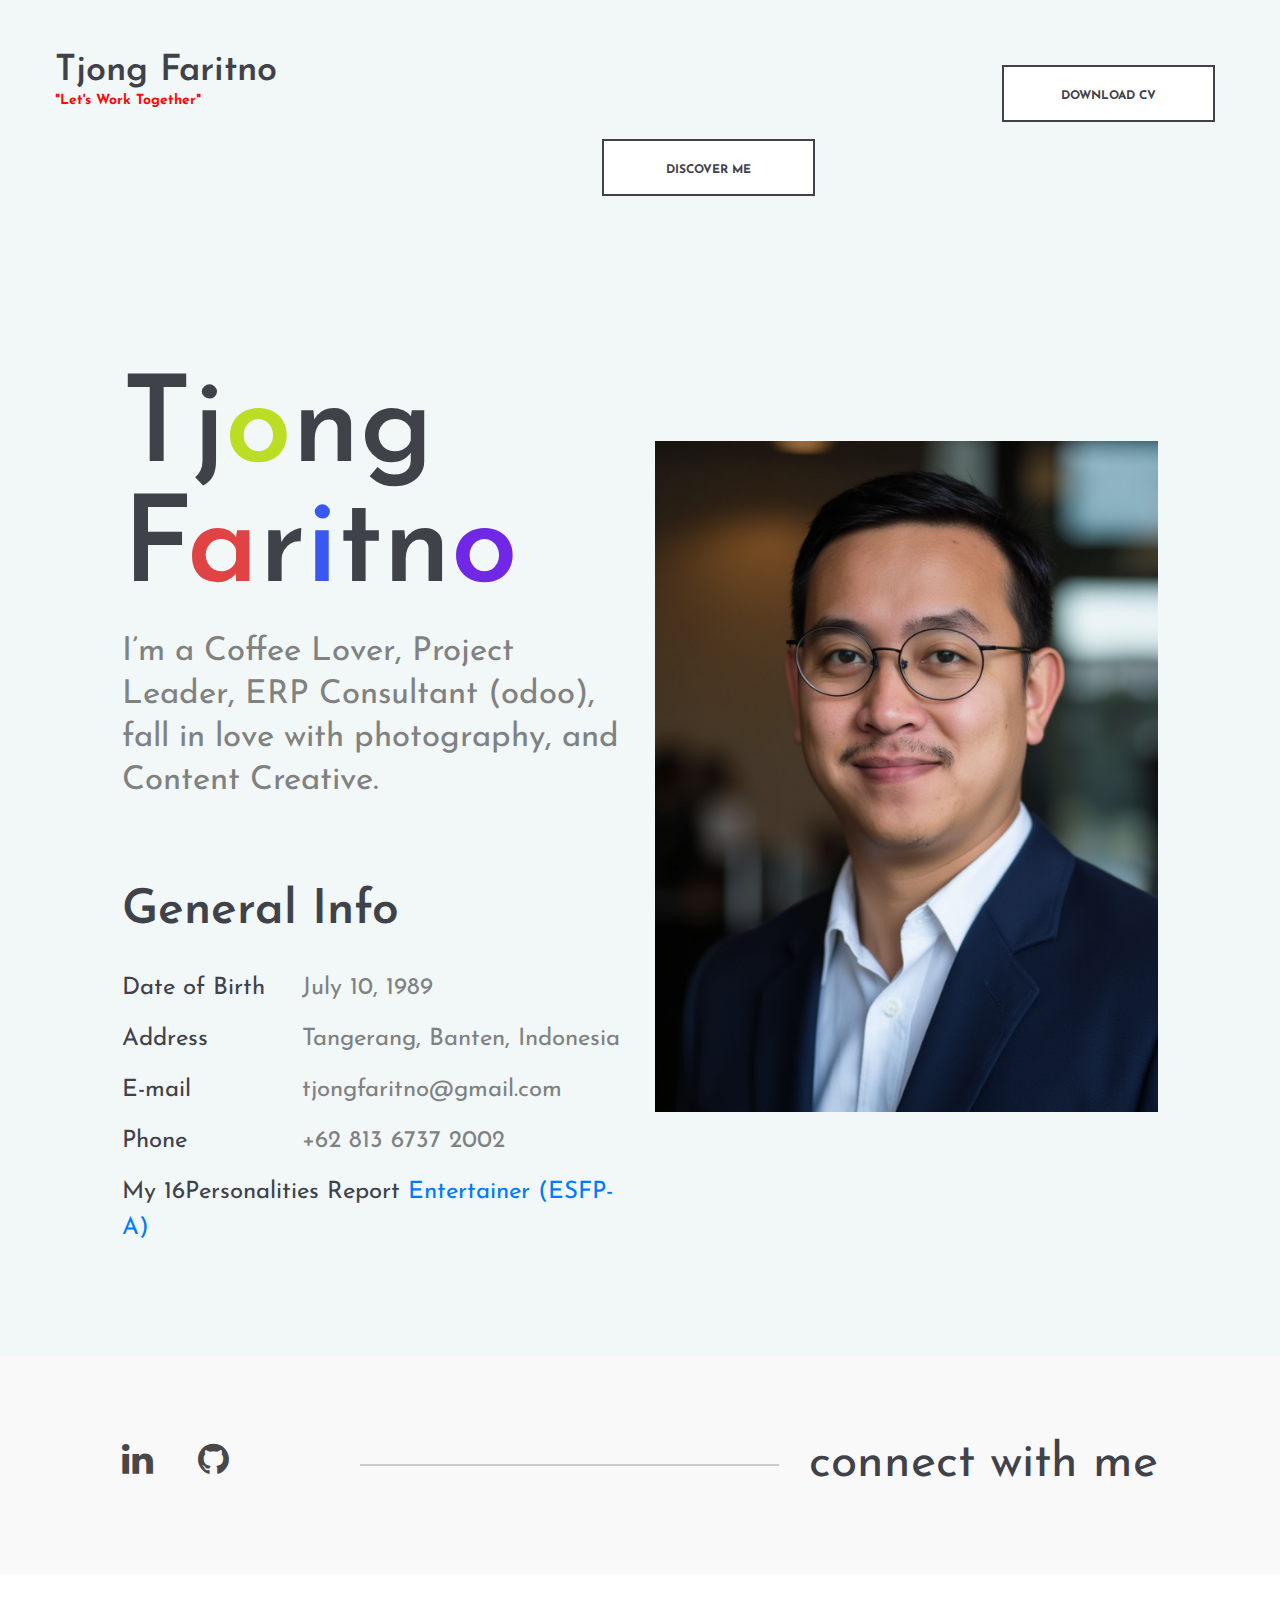
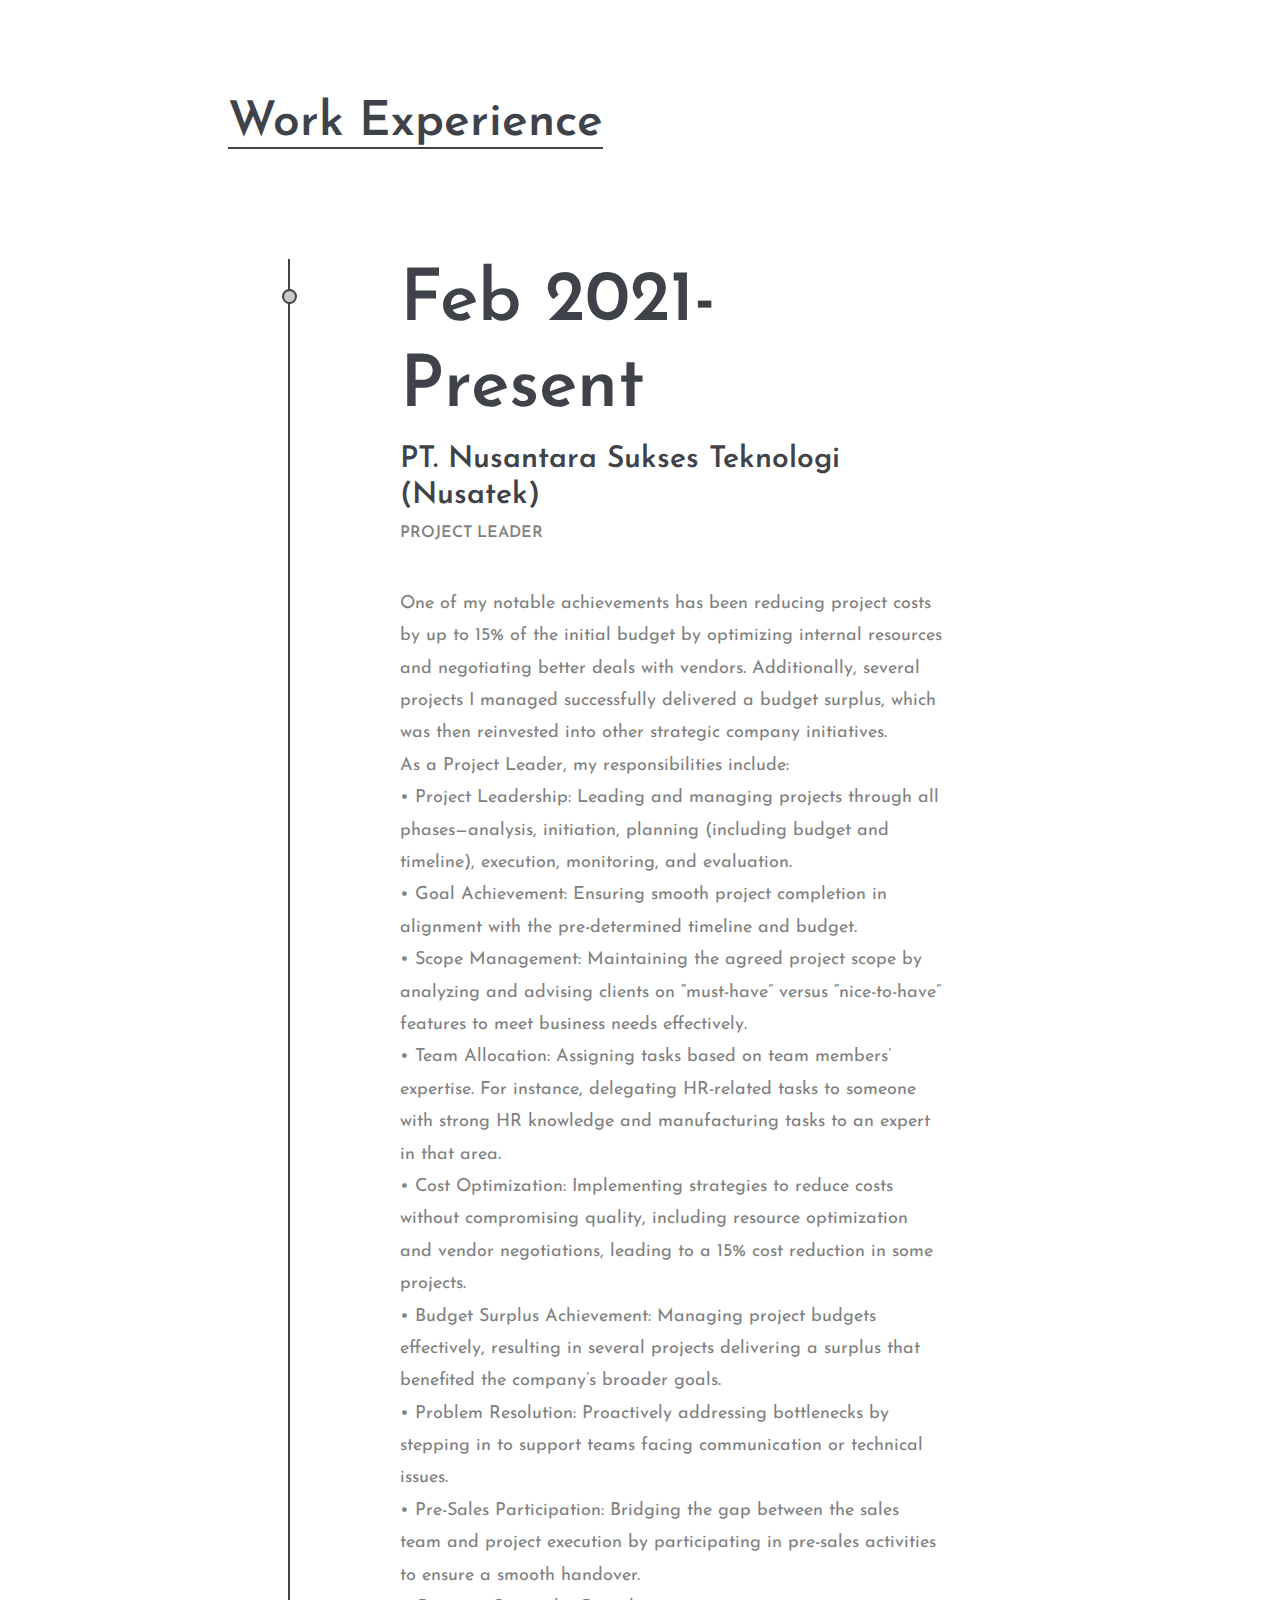
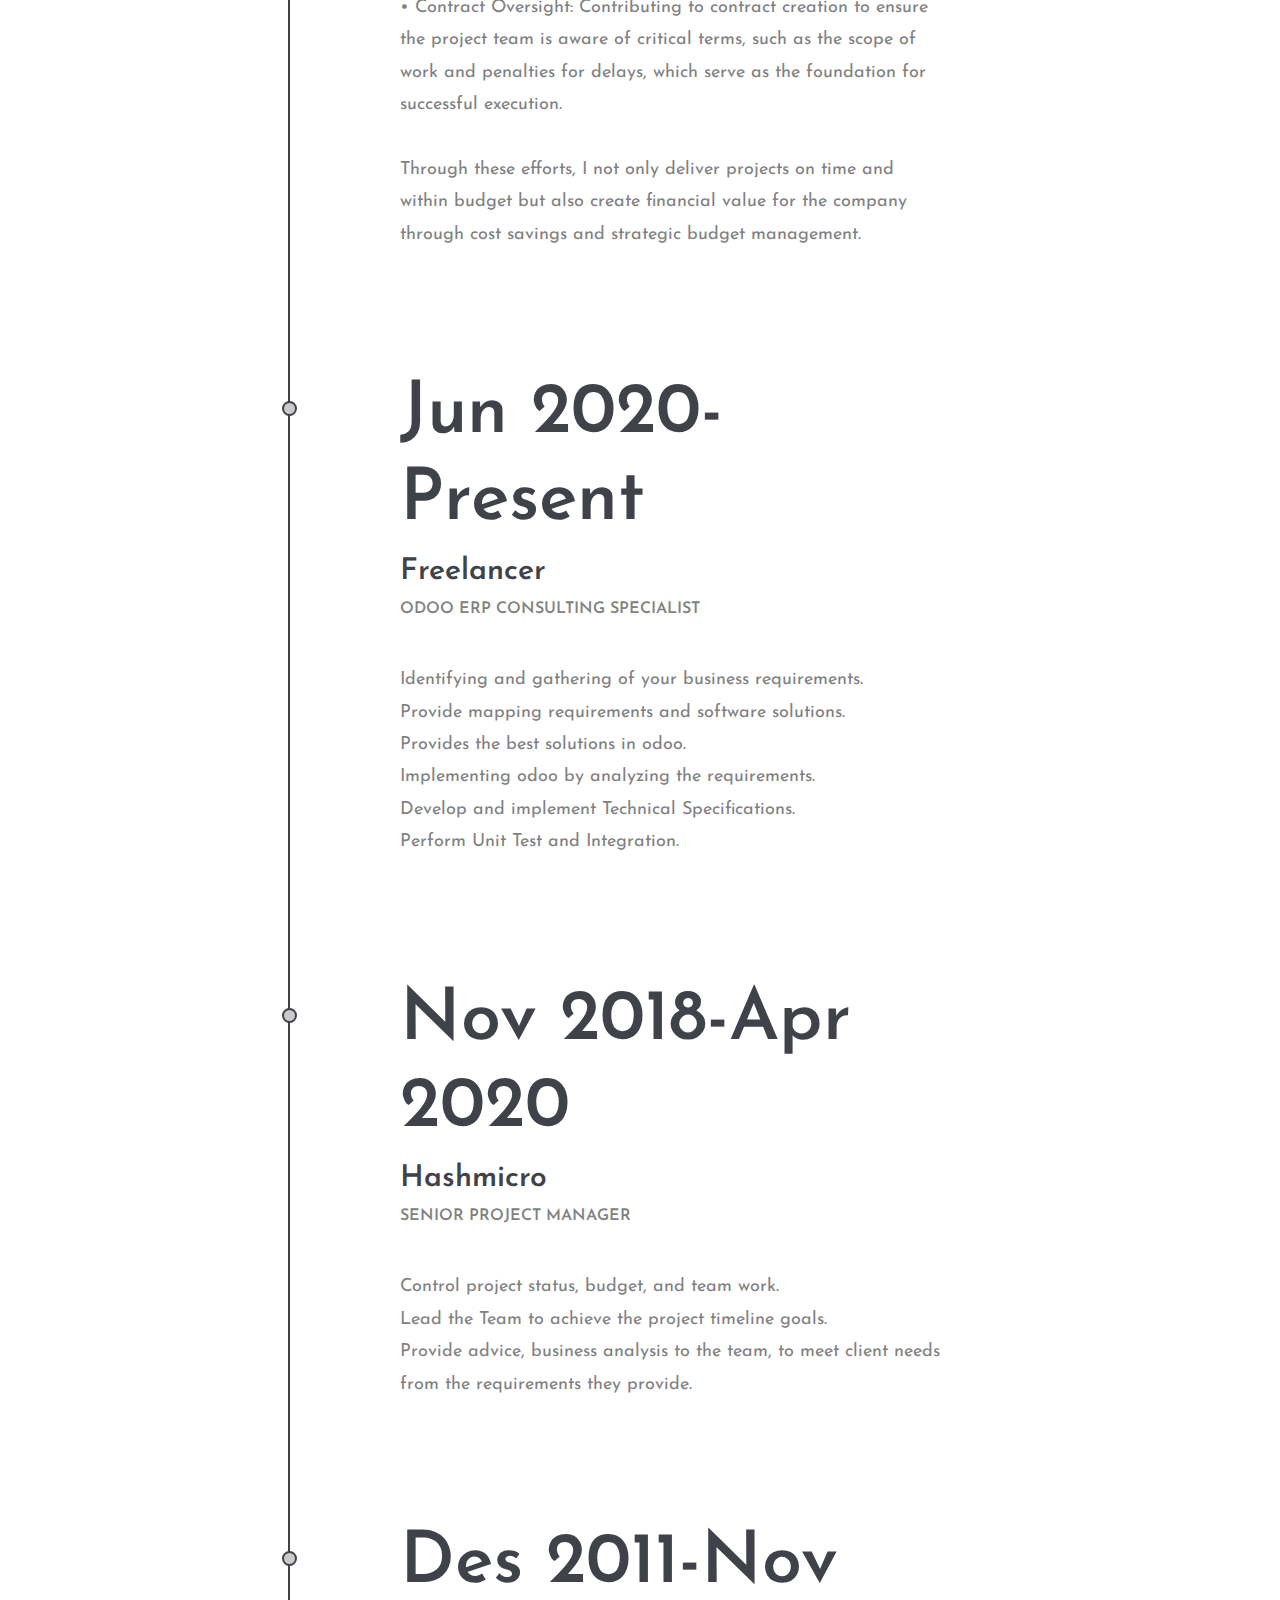
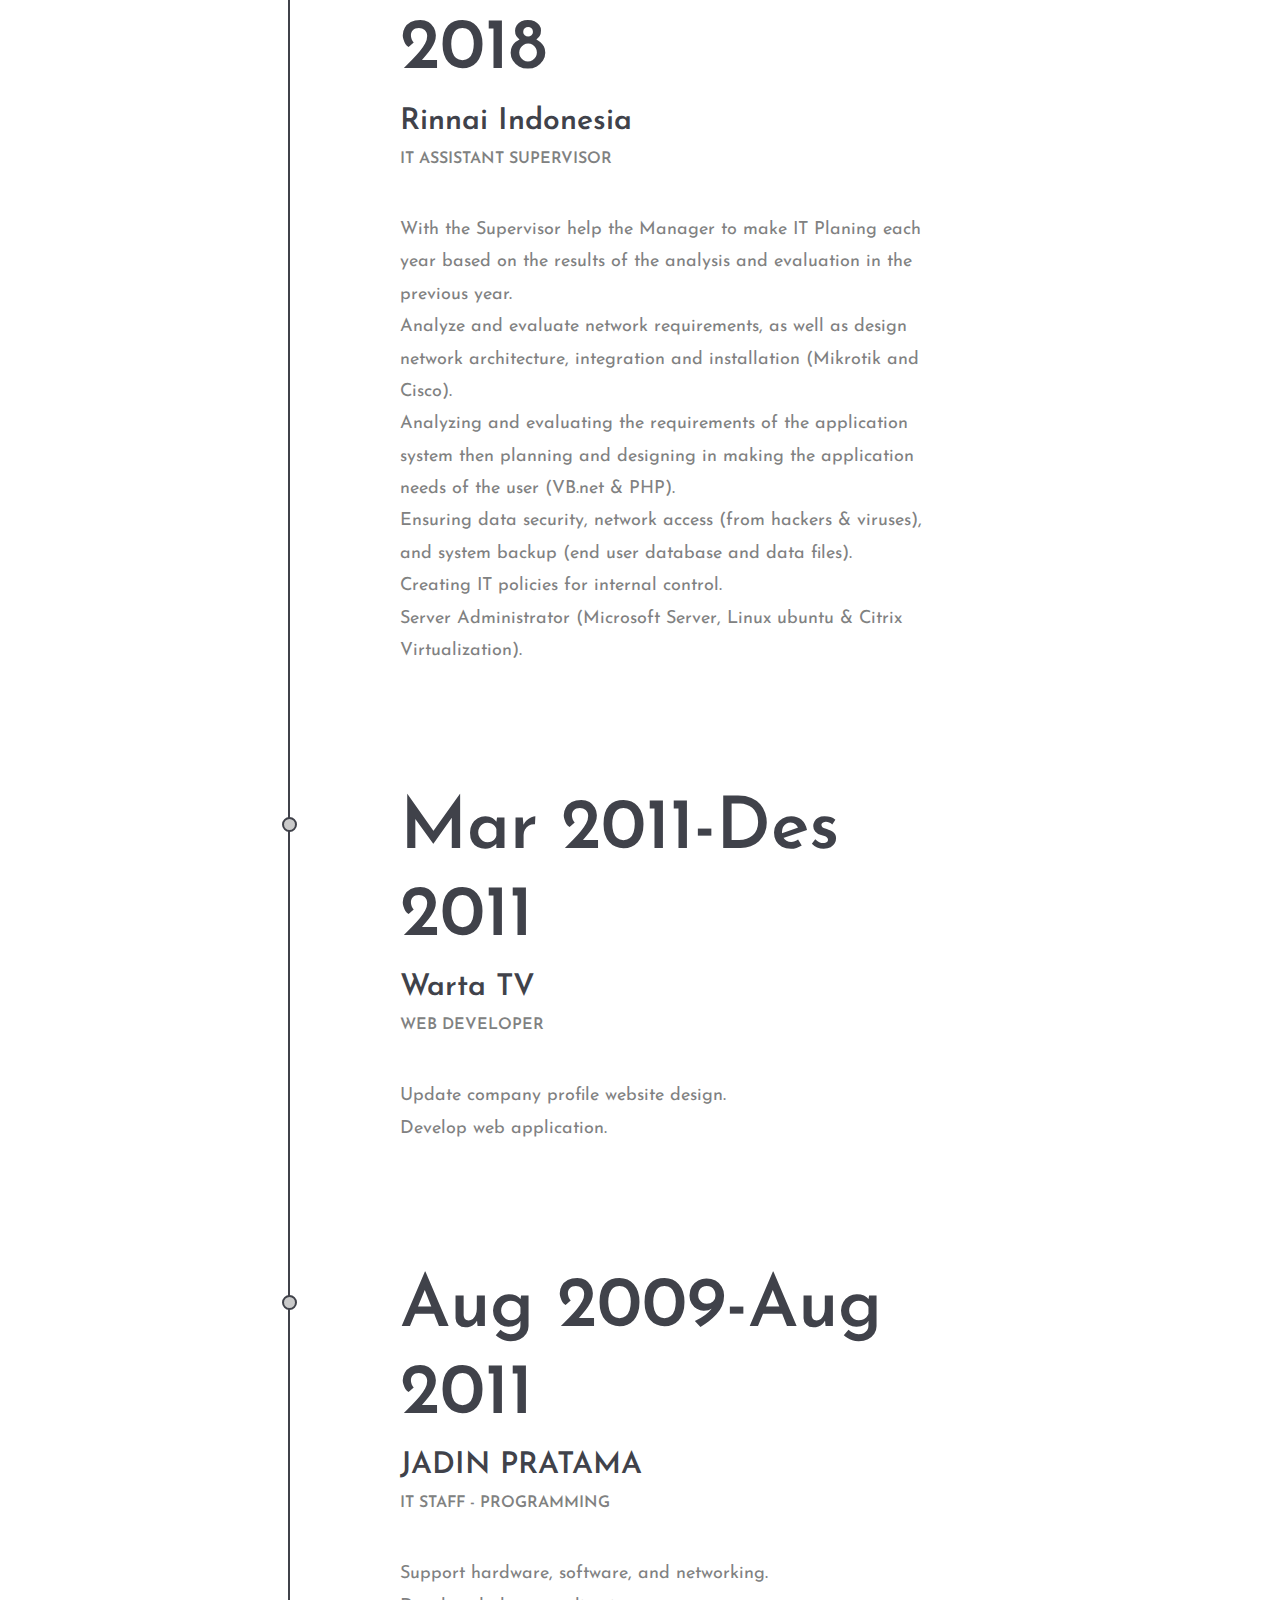
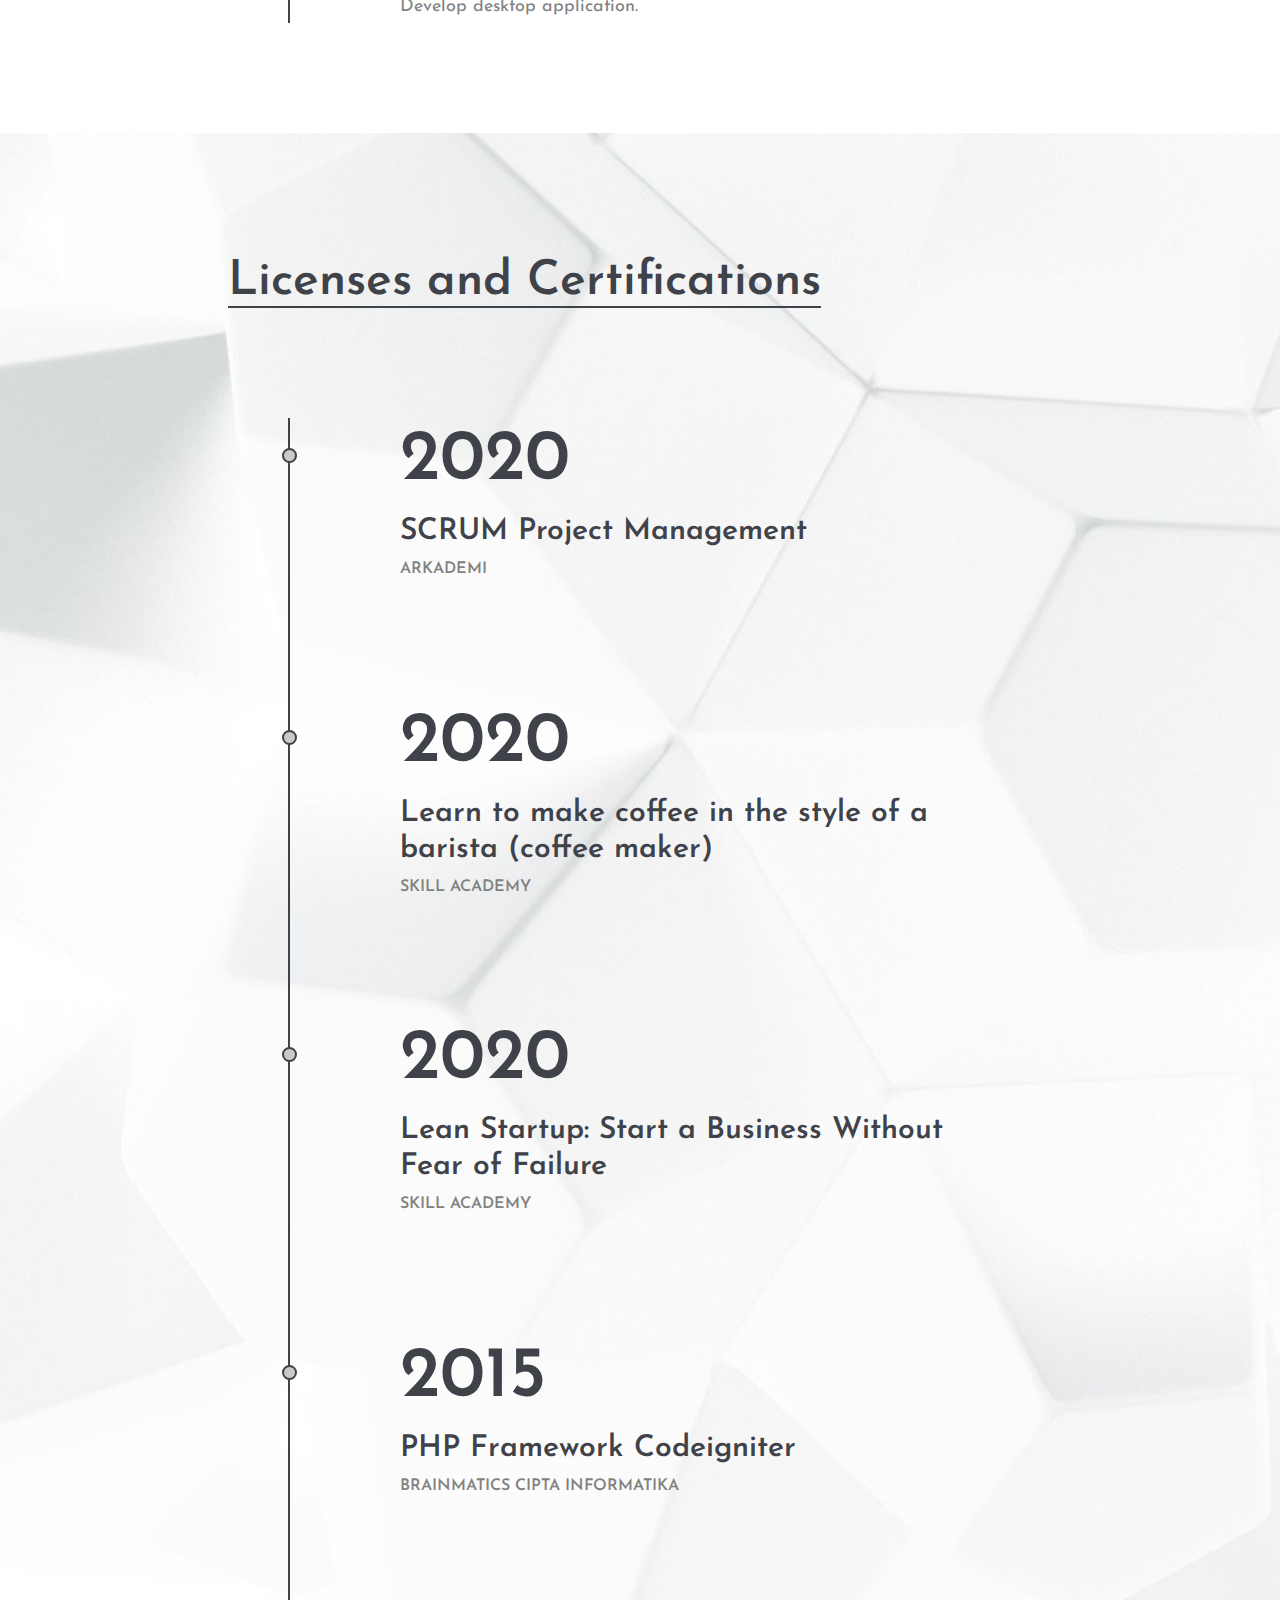
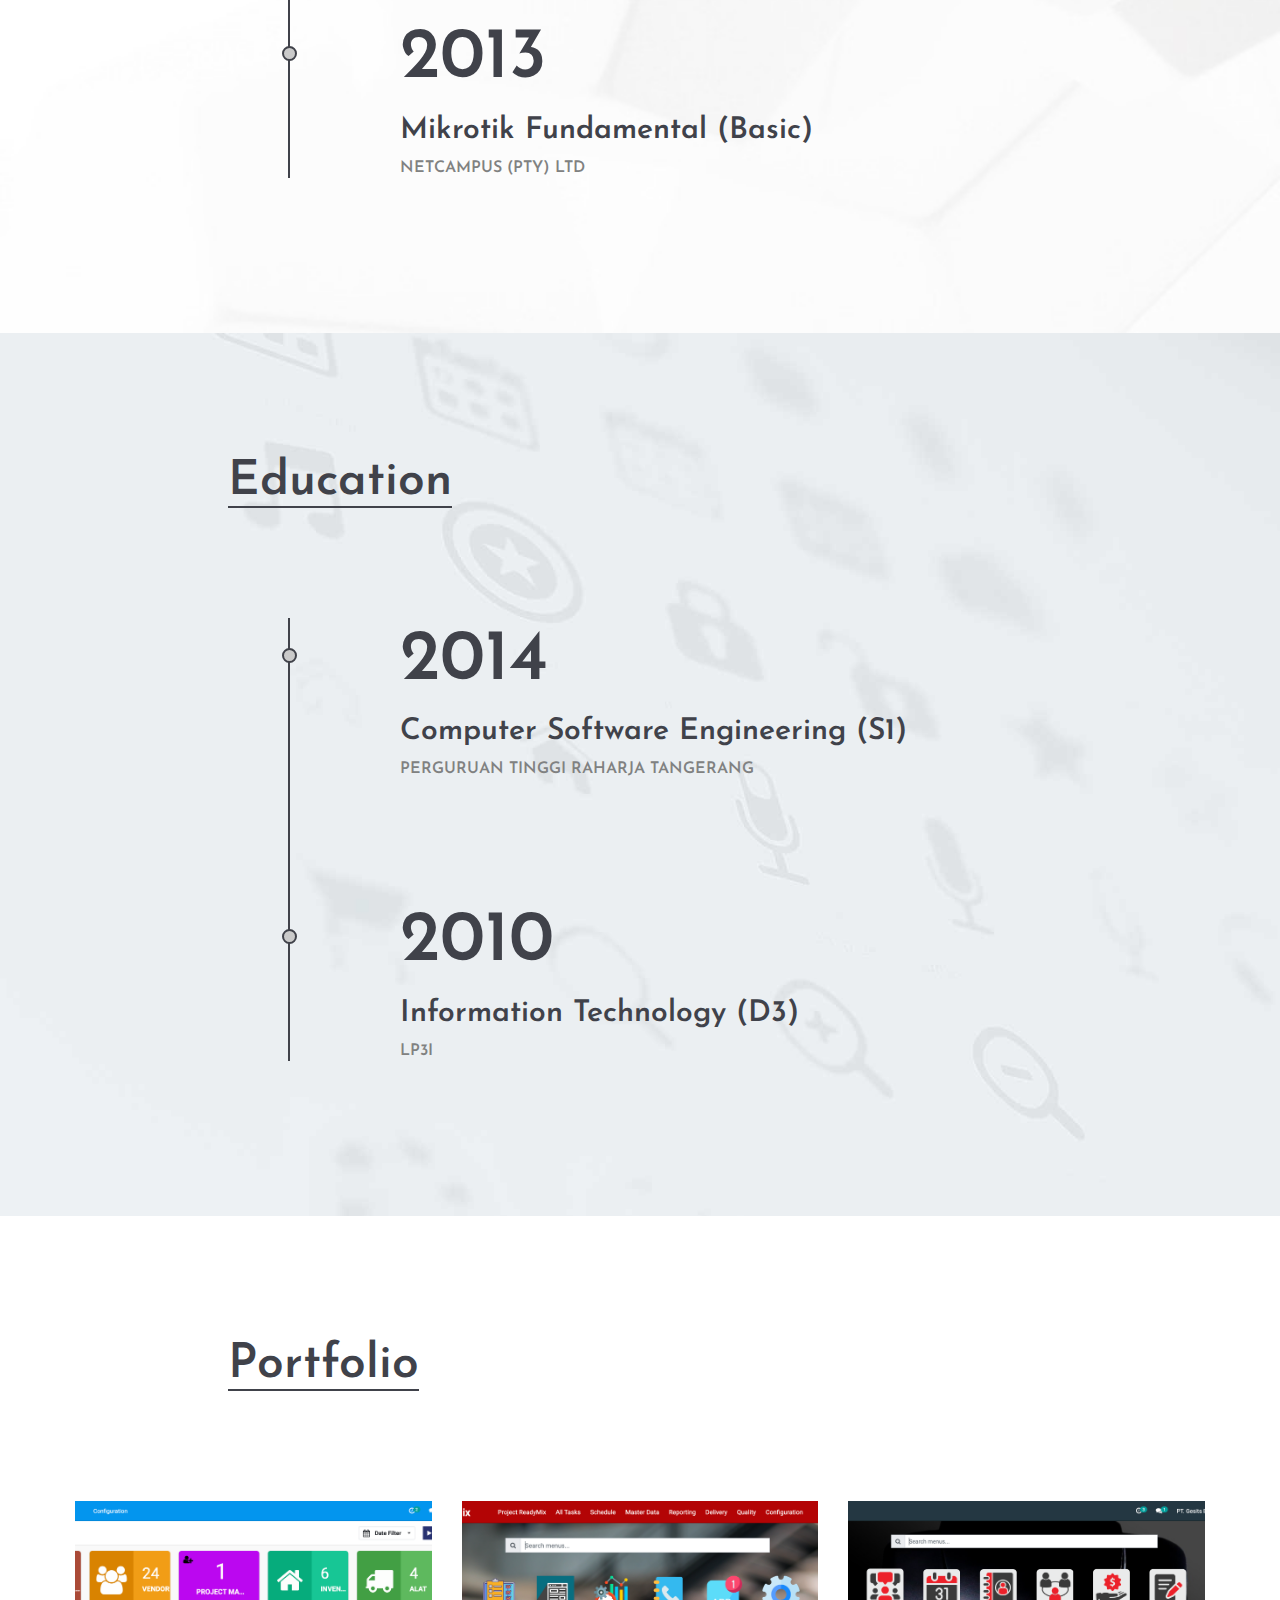
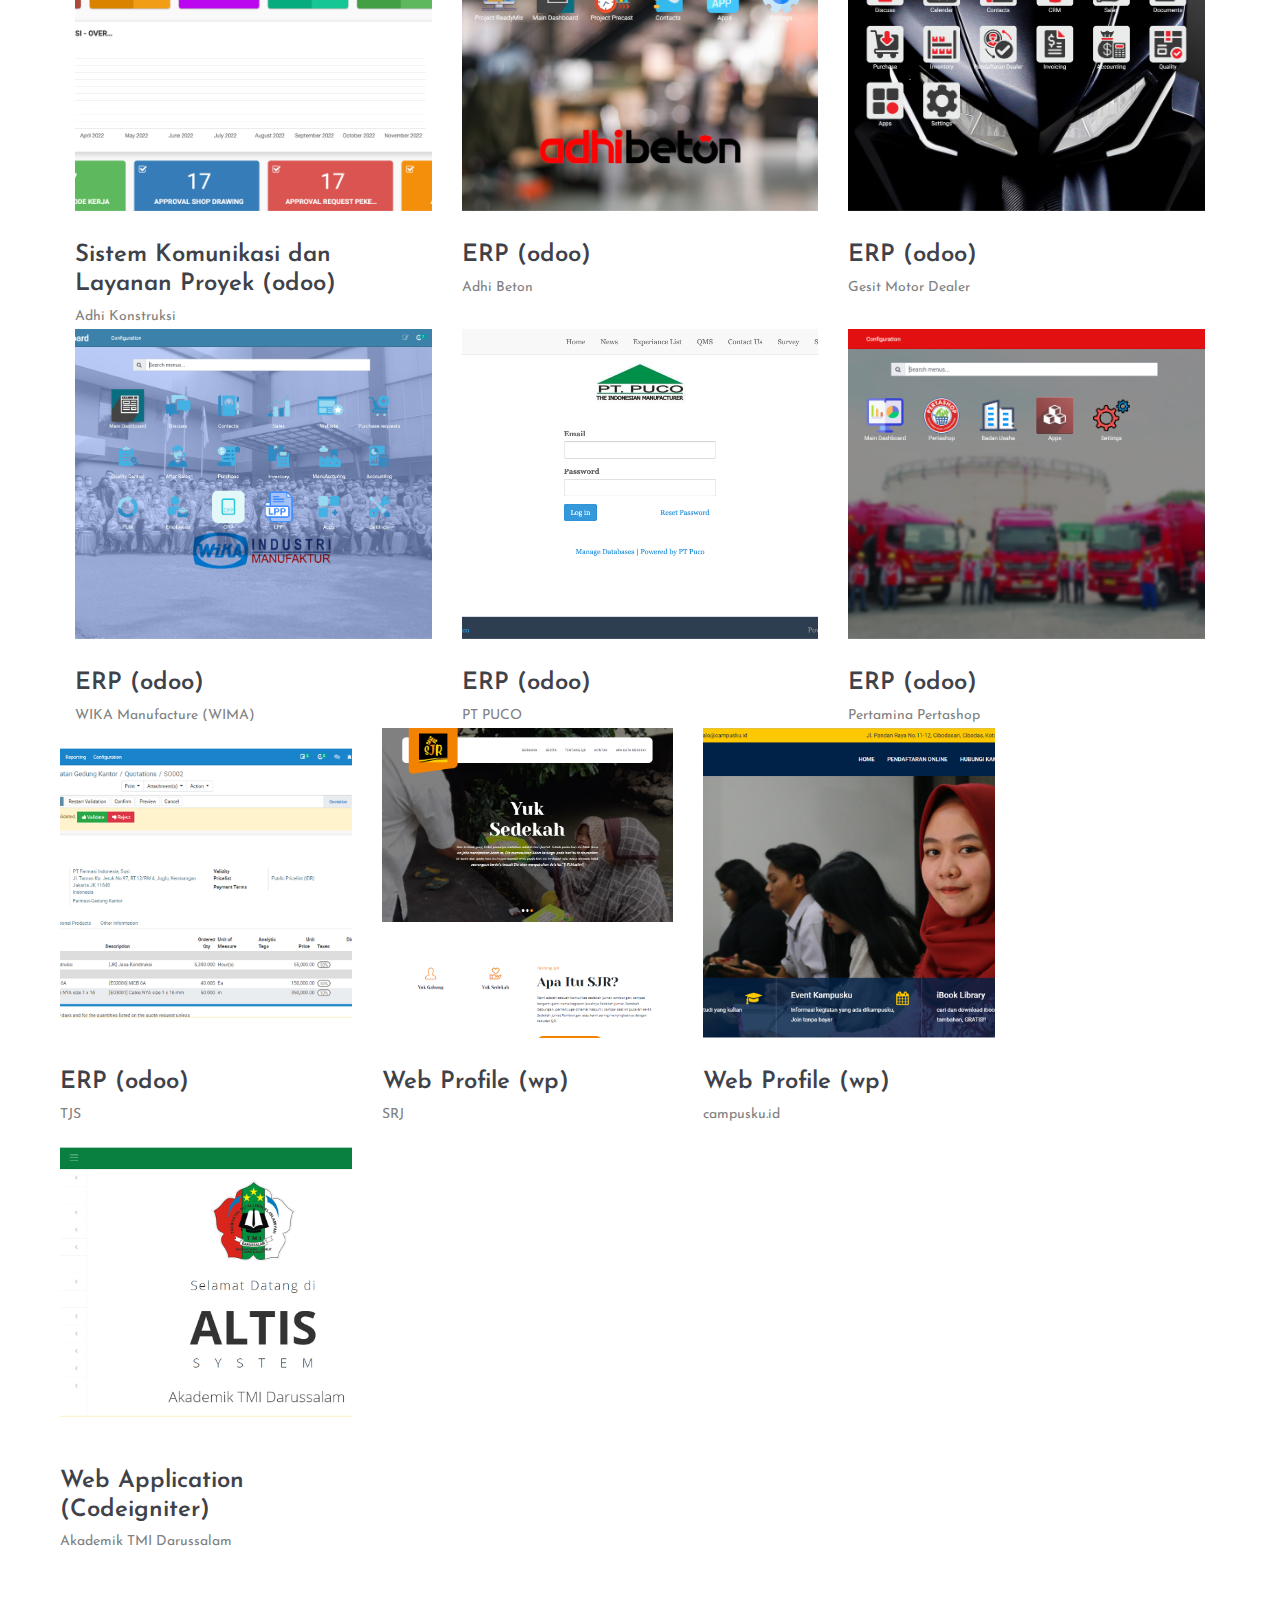
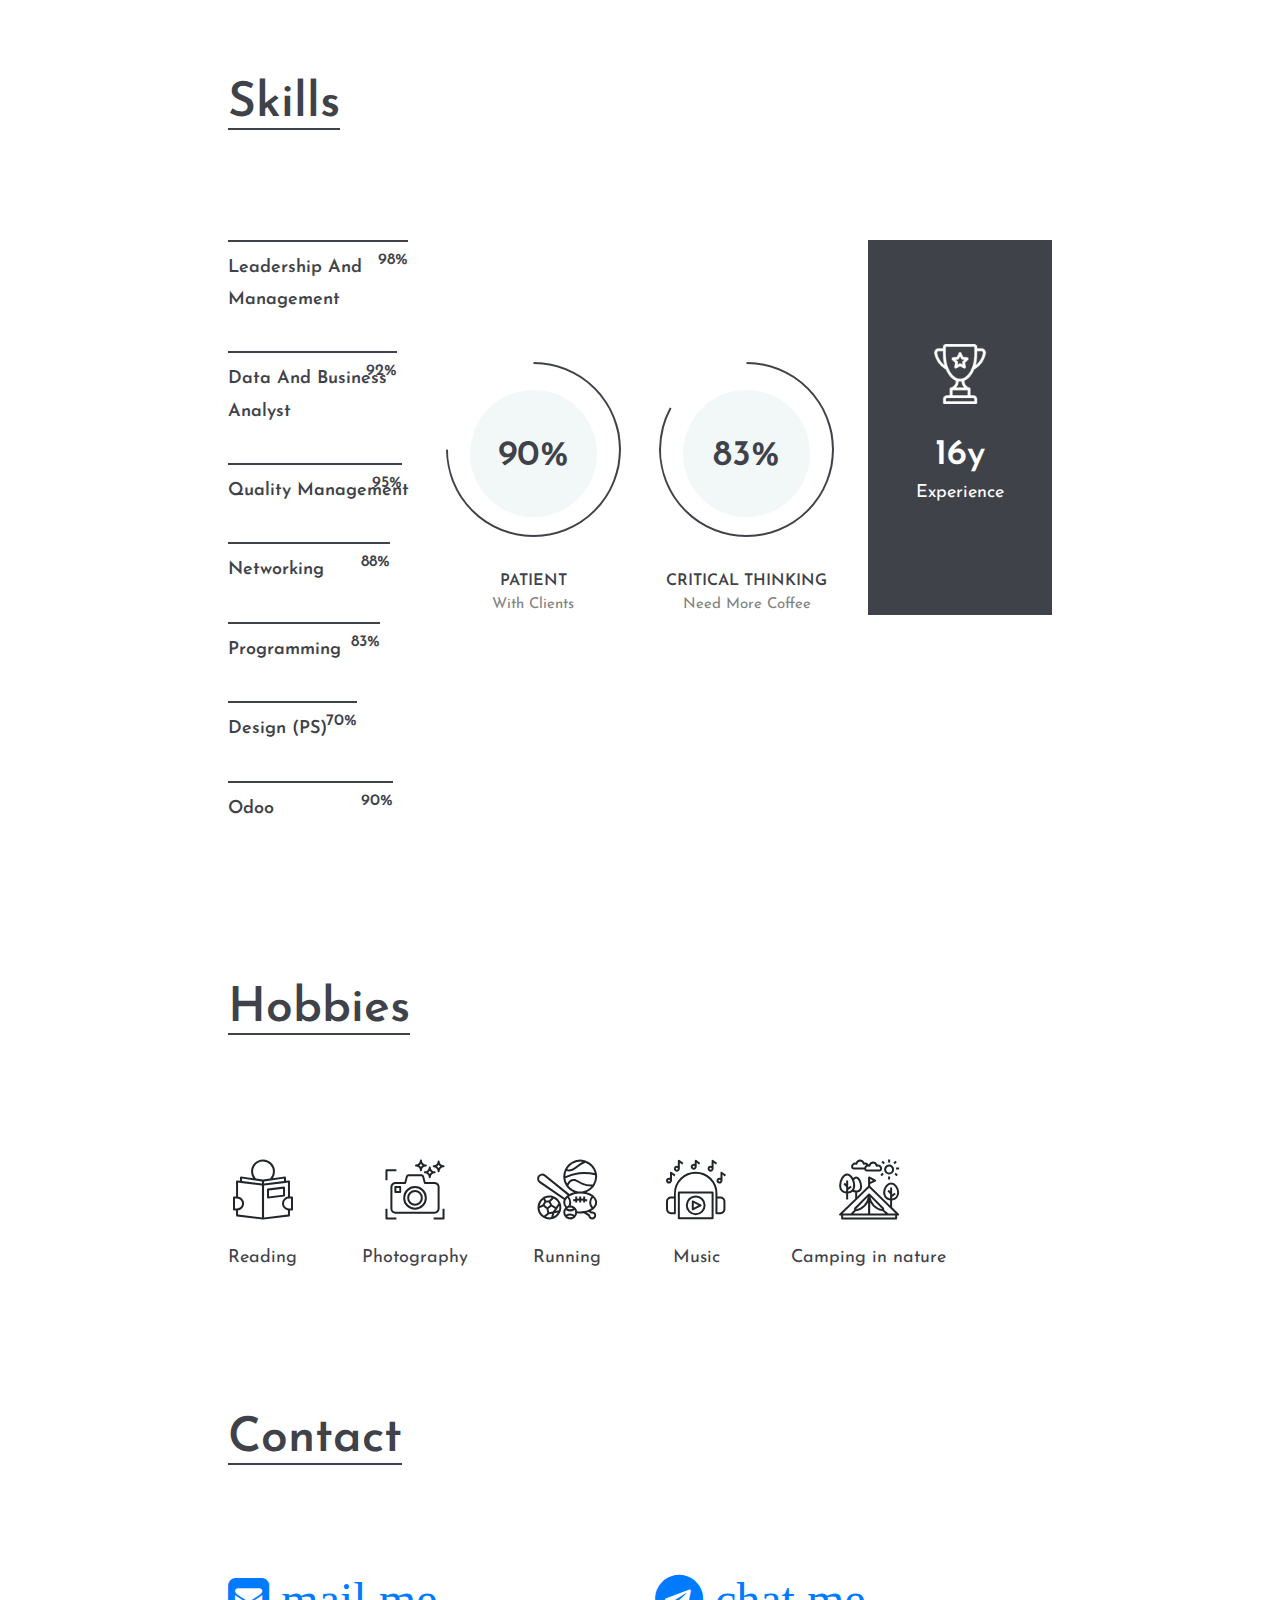
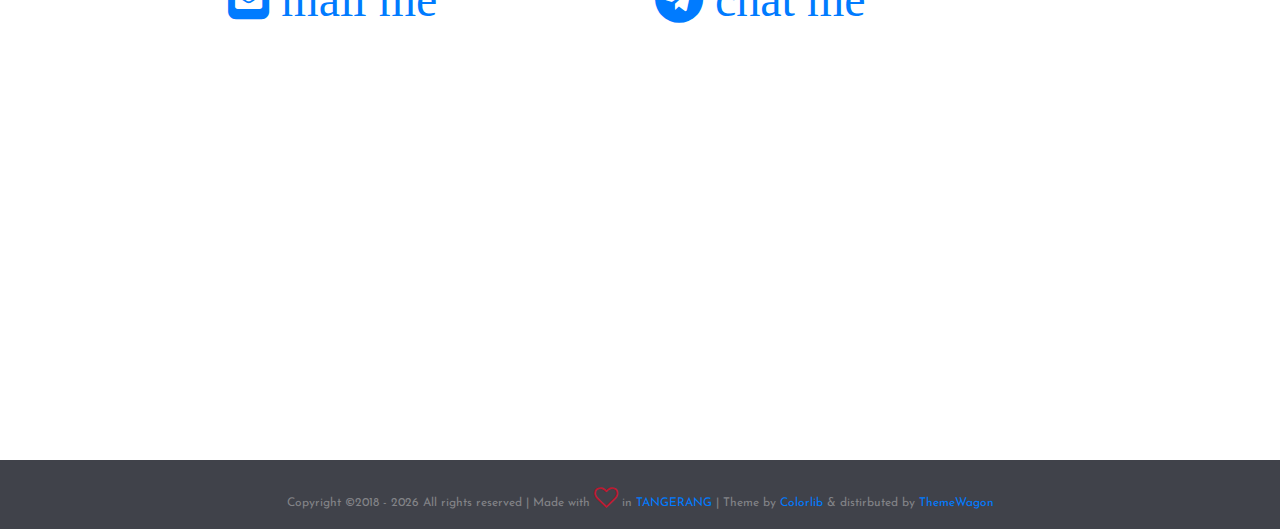
<file: index.html>
<!DOCTYPE html>
<html lang="en">
<head>
	<title>Tjong Faritno - CV Resume</title>
	<meta charset="UTF-8">
	<meta name="description" content="Faritno - CV Resume">
	<meta name="keywords" content="Project Manager, Analyst, photography, creative, wordpress">
	<meta name="viewport" content="width=device-width, initial-scale=1.0">
	<!-- Favicon -->   
	<link href="img/favicon.ico" rel="shortcut icon"/>

	<!-- Google Fonts -->
	<link href="https://fonts.googleapis.com/css?family=Josefin+Sans:400,400i,600,600i,700" rel="stylesheet">

	<!-- Stylesheets -->
	<link rel="stylesheet" href="css/bootstrap.min.css"/>
	<link rel="stylesheet" href="css/font-awesome.min.css"/>
	<link rel="stylesheet" href="css/flaticon.css"/>
	<link rel="stylesheet" href="css/owl.carousel.css"/>
	<link rel="stylesheet" href="css/magnific-popup.css"/>
	<link rel="stylesheet" href="css/style.css"/>


	<!--[if lt IE 9]>
	  <script src="https://oss.maxcdn.com/html5shiv/3.7.2/html5shiv.min.js"></script>
	  <script src="https://oss.maxcdn.com/respond/1.4.2/respond.min.js"></script>
	<![endif]-->

</head>
<body>
	<!-- Page Preloder -->
	<div id="preloder">
		<div class="loader"></div>
	</div>
	
	<!-- Header section start -->
	<header class="header-section">
		<div class="container-fluid">
			<div class="row">
				<div class="col-md-4">
					<div class="site-logo">
						<h2><a href="#">Tjong Faritno</a></h2>
						<p><b><span style="color:#f50b0b;">"Let's Work Together"</span></b></p>
					</div>
				</div>
				<div class="col-md-8 text-md-right header-buttons">
					<a href="https://www.dropbox.com/s/p2du3rl18o41l0x/cvfaritno.pdf?dl=0" class="site-btn" target="_blank">Download CV</a>
					<!-- <a href="#" class="site-btn">Discover me</a> -->
				</div>
				<div class="col-md-8 text-md-right header-buttons">
					<a href="https://www.linkedin.com/in/faritnozuliansyah" class="site-btn" target="_blank">Discover Me</a>
					<!-- <a href="#" class="site-btn">Discover me</a> -->
				</div>
			</div>
		</div>
	</header>
	<!-- Header section end -->

	<!-- Hero section start -->
	<section class="hero-section spad">
		<div class="container-fluid">
			<div class="row">
				<div class="col-xl-10 offset-xl-1">
					<div class="row">
						<div class="col-lg-6">
							<div class="hero-text">
								<h2>Tj<span style="color:#bbdd24;">o</span>ng F<span style="color:#E04343;">a</span>r<span style="color:#3b57f1;">i</span>tn<span style="color:#7027e6;">o</span></h2>
								<p>I’m a Coffee Lover, Project Leader, ERP Consultant (odoo), fall in love with photography, and Content Creative.</p>
							</div>
							<div class="hero-info">
								<h2>General Info</h2>
								<ul>
									<li><span>Date of Birth</span>July 10, 1989</li>
									<li><span>Address</span>Tangerang, Banten, Indonesia</li>
									<li><span>E-mail</span>tjongfaritno@gmail.com</li>
									<li><span>Phone </span>+62 813 6737 2002</li>
									<li><span>My 16Personalities Report </span>	<a href="https://www.16personalities.com/profiles/ea6b397b8bd15" target="_blank">Entertainer (ESFP-A)</a></li>
								</ul>
							</div>
						</div>
						<div class="col-lg-6">
							<figure class="hero-image">
								<img src="img/hero.jpg" alt="5">
							</figure>
						</div>
					</div>
				</div>
			</div>
		</div>
	</section>
	<!-- Hero section end -->

	<!-- Social links section start -->
	<div class="social-section">
		<div class="container-fluid">
			<div class="row">
				<div class="col-xl-10 offset-xl-1">
					<div class="social-link-warp">
						<div class="social-links">
							<a href="https://t.ly/ymOD/" target="_blank"><i class="fa fa-linkedin"></i></a>
							<a href="https://t.ly/CN5z" target="_blank"><i class="fa fa-github"></i></a>
						</div>
						<h2 class="hidden-md hidden-sm">connect with me</h2>
					</div>
				</div>
			</div>
		</div>
	</div>	
	<!-- Social links section end -->

	<!-- Resume section start -->
	<section class="resume-section spad">
		<div class="container-fluid">
			<div class="row">
				<div class="col-xl-7 offset-xl-2">
					<div class="section-title">
						<h2>Work Experience</h2>
					</div>
					<ul class="resume-list">
						<li>
							<h2>Feb 2021-Present</h2>
							<h3>PT. Nusantara Sukses Teknologi (Nusatek)</h3>
							<h4>Project Leader</h4>
							<p>One of my notable achievements has been reducing project costs by up to 15% of the initial budget by optimizing internal resources and negotiating better deals with vendors. Additionally, several projects I managed successfully delivered a budget surplus, which was then reinvested into other strategic company initiatives.
								<br>As a Project Leader, my responsibilities include:<br>
									•	Project Leadership: Leading and managing projects through all phases—analysis, initiation, planning (including budget and timeline), execution, monitoring, and evaluation.<br>
									•	Goal Achievement: Ensuring smooth project completion in alignment with the pre-determined timeline and budget.<br>
									•	Scope Management: Maintaining the agreed project scope by analyzing and advising clients on “must-have” versus “nice-to-have” features to meet business needs effectively.<br>
									•	Team Allocation: Assigning tasks based on team members’ expertise. For instance, delegating HR-related tasks to someone with strong HR knowledge and manufacturing tasks to an expert in that area.<br>
									•	Cost Optimization: Implementing strategies to reduce costs without compromising quality, including resource optimization and vendor negotiations, leading to a 15% cost reduction in some projects.<br>
									•	Budget Surplus Achievement: Managing project budgets effectively, resulting in several projects delivering a surplus that benefited the company’s broader goals.<br>
									•	Problem Resolution: Proactively addressing bottlenecks by stepping in to support teams facing communication or technical issues.<br>
									•	Pre-Sales Participation: Bridging the gap between the sales team and project execution by participating in pre-sales activities to ensure a smooth handover.<br>
									•	Contract Oversight: Contributing to contract creation to ensure the project team is aware of critical terms, such as the scope of work and penalties for delays, which serve as the foundation for successful execution.<br>
									<br>
								Through these efforts, I not only deliver projects on time and within budget but also create financial value for the company through cost savings and strategic budget management.
								</p>
						</li>
						<li>
							<h2>Jun 2020-Present</h2>
							<h3>Freelancer</h3>
							<h4>Odoo ERP Consulting Specialist</h4>
							<p>Identifying and gathering of your business requirements.
								<br>Provide mapping requirements and software solutions.
								<br>Provides the best solutions in odoo.
								<br>Implementing odoo by analyzing the requirements.
								<br>Develop and implement Technical Specifications.
								<br>Perform Unit Test and Integration. </p>
						</li>
						<li>
							<h2>Nov 2018-Apr 2020</h2>
							<h3>Hashmicro</h3>
							<h4>Senior Project Manager</h4>
							<p>Control project status, budget, and team work.
								<br> Lead the Team to achieve the project timeline goals.
								<br>Provide advice, business analysis to the team, to meet client needs from the requirements they provide.</p>
						</li>
						<li>
							<h2>Des 2011-Nov 2018</h2>
							<h3>Rinnai Indonesia</h3>
							<h4>IT Assistant Supervisor</h4>
							<p>With the Supervisor help the Manager to make IT Planing each year based on the results of the analysis and evaluation in the previous year.
								<br> Analyze and evaluate network requirements, as well as design network architecture, integration and installation (Mikrotik and Cisco).
								<br> Analyzing and evaluating the requirements of the application system then planning and designing in making the application needs of the user (VB.net & PHP).
								<br> Ensuring data security, network access (from hackers & viruses), and system backup (end user database and data files).
								<br> Creating IT policies for internal control.
							    <br> Server Administrator (Microsoft Server, Linux ubuntu & Citrix Virtualization).</p>
						</li>
						<li>
							<h2>Mar 2011-Des 2011</h2>
							<h3>Warta TV</h3>
							<h4>Web Developer</h4>
							<p>Update company profile website design.
								<br> Develop web application.</p>
						</li>
						<li>
							<h2>Aug 2009-Aug 2011</h2>
							<h3>JADIN PRATAMA</h3>
							<h4>IT staff - Programming</h4>
							<p>Support hardware, software, and networking.								
								<br> Develop desktop application.</p>
						</li>
					</ul>
				</div>
			</div>
		</div>
	</section>
	<!-- Resume section end -->

	<!-- Resume section start -->
	<section class="resume-section with-bgx spad">
		<div class="container-fluid">
			<div class="row">
				<div class="col-xl-7 offset-xl-2">
					<div class="section-title">
						<h2>Licenses and Certifications</h2>
					</div>
					<ul class="resume-list">
						<li>
							<h2>2020</h2>
							<h3>SCRUM Project Management</h3>
							<h4>Arkademi</h4>
							<p> </p>
						</li>
						<li>
							<h2>2020</h2>
							<h3>Learn to make coffee in the style of a barista (coffee maker)</h3>
							<h4>Skill Academy</h4>
							<p> </p>
						</li>
						<li>
							<h2>2020</h2>
							<h3>Lean Startup: Start a Business Without Fear of Failure</h3>
							<h4>Skill Academy</h4>
							<p> </p>
						</li>
						<li>
							<h2>2015</h2>
							<h3>PHP Framework Codeigniter</h3>
							<h4>Brainmatics Cipta Informatika</h4>
							<p> </p>
						</li>
						<li>
							<h2>2013</h2>
							<h3>Mikrotik Fundamental (Basic)</h3>
							<h4>Netcampus (Pty) Ltd</h4>
							<p> </p>
						</li>
					</ul>
				</div>
			</div>
		</div>
	</section>
	<!-- Resume section end -->

	<!-- Resume section start -->
	<section class="resume-section with-bg spad">
		<div class="container-fluid">
			<div class="row">
				<div class="col-xl-7 offset-xl-2">
					<div class="section-title">
						<h2>Education</h2>
					</div>
					<ul class="resume-list">
						<li>
							<h2>2014</h2>
							<h3>Computer Software Engineering (S1)</h3>
							<h4>Perguruan Tinggi Raharja Tangerang</h4>
							<p> </p>
						</li>
						<li>
							<h2>2010</h2>
							<h3>Information Technology (D3)</h3>
							<h4>LP3I</h4>
							<p></p>
						</li>
					</ul>
				</div>
			</div>
		</div>
	</section>
	<!-- Resume section end -->

	
	<!-- Review section start -->
	<!-- <section class="review-section spad pb-0">
		<div class="container-fluid">
			<div class="row">
				<div class="col-xl-7 offset-xl-2">
					<div class="section-title">
						<h2>References</h2>
					</div>
					<div class="review-slider owl-carousel">
						<div class="single-review">
							<div class="qut">“</div>
							<p>Very happy to be working with Mas Faritno. very professional, can understand the business process we want and the support is ready at any time. </p>
							<h3>Yoke Sanasa</h3>
							<h4>Founder, Campusku</h4>
						</div>
						<div class="single-review">
							<div class="qut">“</div>
							<p>Alhamdulillah, thank you, Mas Faritno, for the website you created. very professional and patient in understanding our request. </p>
							<h3>Ernie Lusiana</h3>
							<h4>Founder, SJR</h4>
						</div>
					</div>
				</div>
			</div>
		</div>
	</section> -->
	<!-- Review section end -->


	<!-- Portfolio section start -->
	<section class="portfolio-section spad pb-0">
		<div class="container-fluid">
			<div class="row">
				<div class="col-xl-4 col-md-8 offset-xl-2 ">
					<div class="section-title">
						<h2>Portfolio</h2>
					</div>
				</div>
				<!-- <div class="col-md-4 text-md-right">
					<a href="#" class="site-btn mb-5">See All Portfolio</a>
				</div> -->
			</div>
			<div class="portfolio-warp">
				<div class="row">
					<div class="col-xl-4 col-lg-6 col-md-6">
						<div class="portfolio-item">
							<a href="img/portfolio/adhikonstruksi.png" class="set-bg port-pic" data-setbg="img/portfolio/adhikonstruksi.png"></a>
							<h2>Sistem Komunikasi dan Layanan Proyek (odoo)</h2>
							<p>Adhi Konstruksi</p>
						</div>
					</div>
					<div class="col-xl-4 col-lg-6 col-md-6">
						<div class="portfolio-item">
							<a href="img/portfolio/apb.png" class="set-bg port-pic" data-setbg="img/portfolio/apb.png"></a>
							<h2>ERP (odoo)</h2>
							<p>Adhi Beton</p>
						</div>
					</div>
					<div class="col-xl-4 col-lg-6 col-md-6">
						<div class="portfolio-item">
							<a href="img/portfolio/gesitdealer.png" class="set-bg port-pic" data-setbg="img/portfolio/gesitdealer.png"></a>
							<h2>ERP (odoo)</h2>
							<p>Gesit Motor Dealer</p>
						</div>
					</div>
					<div class="col-xl-4 col-lg-6 col-md-6">
						<div class="portfolio-item">
							<a href="img/portfolio/wima.png" class="set-bg port-pic" data-setbg="img/portfolio/wima.png"></a>
							<h2>ERP (odoo)</h2>
							<p>WIKA Manufacture (WIMA)</p>
						</div>
					</div>
					<div class="col-xl-4 col-lg-6 col-md-6">
						<div class="portfolio-item">
							<a href="img/portfolio/puco.png" class="set-bg port-pic" data-setbg="img/portfolio/puco.png"></a>
							<h2>ERP (odoo)</h2>
							<p>PT PUCO</p>
						</div>
					</div>
					<div class="col-xl-4 col-lg-6 col-md-6">
						<div class="portfolio-item">
							<a href="img/portfolio/pertashop.png" class="set-bg port-pic" data-setbg="img/portfolio/pertashop.png"></a>
							<h2>ERP (odoo)</h2>
							<p>Pertamina Pertashop</p>
						</div>
					</div>
					<div class="row">
						<div class="col-xl-4 col-lg-6 col-md-6">
							<div class="portfolio-item">
								<a href="img/portfolio/tjs.jpg" class="set-bg port-pic" data-setbg="img/portfolio/tjs.jpg"></a>
								<h2>ERP (odoo)</h2>
								<p>TJS</p>
							</div>
						</div>
					<div class="col-xl-4 col-lg-6 col-md-6">
						<div class="portfolio-item">
							<a href="img/portfolio/sjr.jpg" class="set-bg port-pic" data-setbg="img/portfolio/sjr.jpg"></a>
							<h2>Web Profile (wp)</h2>
							<p>SRJ</p>
						</div>
					</div>
					<div class="col-xl-4 col-lg-6 col-md-6">
						<div class="portfolio-item">
							<a href="img/portfolio/campusku.jpg" class="set-bg port-pic" data-setbg="img/portfolio/campusku.jpg"></a>
							<h2>Web Profile (wp)</h2>
							<p>campusku.id</p>
						</div>
					</div>
					<div class="col-xl-4 col-lg-6 col-md-6">
						<div class="portfolio-item">
							<a href="img/portfolio/altissystem.jpg" class="set-bg port-pic" data-setbg="img/portfolio/altissystem.jpg"></a>
							<h2>Web Application (Codeigniter)</h2>
							<p>Akademik TMI Darussalam</p>
						</div>
					</div>
			</div>
		</div>
	</section>
	<!-- Portfolio section end -->

	<!-- Extra section start -->
	<section class="extra-section spad pb-0">
		<div class="container-fluid">
			<div class="row">
				<div class="col-xl-8 offset-xl-2">
					<div class="section-title">
						<h2>Skills</h2>
					</div>
					<div class="row">
						<div class="col-lg-3 col-md-6">
							<div class="skills pt-5 pt-lg-0">
								<div class="single-progress-item">
									<div class="progress-bar-style" data-progress="98"></div>
									<p>Leadership And Management</p>
								</div>
								<div class="single-progress-item">
									<div class="progress-bar-style" data-progress="92"></div>
									<p>Data And Business Analyst</p>
								</div>
								<div class="single-progress-item">
									<div class="progress-bar-style" data-progress="95"></div>
									<p>Quality Management</p>
								</div>
								<div class="single-progress-item">
									<div class="progress-bar-style" data-progress="88"></div>
									<p>Networking</p>
								</div>
								<div class="single-progress-item">
									<div class="progress-bar-style" data-progress="83"></div>
									<p>Programming</p>
								</div>
								<div class="single-progress-item">
									<div class="progress-bar-style" data-progress="70"></div>
									<p>Design (PS)</p>
								</div>
								<div class="single-progress-item">
									<div class="progress-bar-style" data-progress="90"></div>
									<p>Odoo</p>
								</div>
							</div>
						</div>
						<div class="col-lg-3 col-md-6 pt-5">
							<div class="fact-box trans">
								<div class="fact-content">
									<div class="circle-progress">
										<div id="progress1" class="prog-circle"></div>
										<div class="progress-info">
											<h2>90%</h2>
										</div>
										<div class="prog-title">
											<h3>Patient</h3>
											<p>With Clients</p>
										</div>			
									</div>
								</div>
							</div>
						</div>
						<div class="col-lg-3 col-md-6 pt-5">
							<div class="fact-box trans">
								<div class="fact-content">
									<div class="circle-progress">
										<div id="progress2" class="prog-circle"></div>
										<div class="progress-info">
											<h2>83%</h2>
										</div>
										<div class="prog-title">
											<h3>Critical Thinking</h3>
											<p>Need More Coffee</p>
										</div>			
									</div>
								</div>
							</div>
						</div>
						<div class="col-lg-3 col-md-6">
							<div class="fact-box">
								<div class="fact-content">
									<img src="img/icon/1-w.png" alt="">
									<h2>16y</h2>
									<p>Experience</p>
								</div>
							</div>
						</div>
					</div>
				</div>
			</div>
			
		</div>
	</section>
	<!-- Extra section end -->
	
	<!-- Extra section Hobbies start -->
	<section class="extra-section spad pb-0">
		<div class="container-fluid">
			<div class="row">
				<div class="col-xl-8 offset-xl-2">
					<div class="section-title">
						<h2>Hobbies</h2>
					</div>
					<div class="icon-box-area">
						<div class="icon-box">
							<i class="flaticon-011-reading"></i>
							<p>Reading</p>
						</div>
						<div class="icon-box">
							<i class="flaticon-015-photo-camera"></i>
							<p>Photography</p>
						</div>
						<div class="icon-box">
							<i class="flaticon-007-sports"></i>
							<p>Running</p>
						</div>
						<div class="icon-box">
							<i class="flaticon-018-music-player"></i>
							<p>Music</p>
						</div>
						<div class="icon-box">
							<i class="flaticon-035-tent"></i>
							<p>Camping in nature</p>
						</div>
					</div>
				</div>
			</div>			
		</div>
	</section>
	<!-- Extra section end -->
		
	<!-- Contact section start -->
	<section class="contact-section spad">
		<div class="container-fluid">
			<div class="row">
				<div class="col-xl-8 offset-xl-2">
					<div class="section-title">
						<h2>Contact</h2>
					</div>
					<div class="row">
						<div class="col-md-6">
							<div class="fact-box trans">
							  <h2><a href="mailto:tjongfaritno@gmail.com"><i class="fa fa-envelope-square"> mail me</i><span></span></a></h2>
							  <p></p>
							</div>
						  </div>	  
						  <div class="col-md-6">
							<div class="fact-box trans">
							  <h2><a href="https://t.me/tjongfaritno" target="_BLANK"><i class="fa fa-telegram"> chat me</i><span></span></a></h2>
							  <p></p>
							</div>
						</div>
					</div>
				</div>
			</div>
		</div>
	</section>
	<!-- Contact section end -->

	<!-- Footer section start -->
	<footer class="footer-section">
		<div class="container text-center">
			<div class="copyright"><!-- Link back to Colorlib can't be removed. Template is licensed under CC BY 3.0. -->
Copyright &copy;2018 - <script>document.write(new Date().getFullYear());</script> All rights reserved | Made with <a href="https://goo.gl/mGSvZJ" target="_blank"><i class="fa fa-heart-o" aria-hidden="true" style="color:#be1931; font-size:2em"></i></a> in <a href="https://goo.gl/PDSi1F" target="_blank">TANGERANG</a> | Theme by <a href="https://colorlib.com" target="_blank">Colorlib</a> &amp; distirbuted by <a href="https://themewagon.com" target="_blank">ThemeWagon</a>
<!-- Link back to Colorlib can't be removed. Template is licensed under CC BY 3.0. -->
</div>
		</div>
	</footer>
	<!-- Footer section end -->


	<!--====== Javascripts & Jquery ======-->
	<script src="js/jquery-2.1.4.min.js"></script>
	<script src="js/bootstrap.min.js"></script>
	<script src="js/owl.carousel.min.js"></script>
	<script src="js/magnific-popup.min.js"></script>
	<script src="js/circle-progress.min.js"></script>
	<script src="js/main.js"></script>
</body>
</html>
</file>
<file: css/flaticon.css>
/*
  	Flaticon icon font: Flaticon
  	Creation date: 11/12/2017 08:10
  	*/

@font-face {
  font-family: "Flaticon";
  src: url("../icon-fonts/Flaticon.eot");
  src: url("../icon-fonts/Flaticon.eot?#iefix") format("embedded-opentype"),
       url("../icon-fonts/Flaticon.woff") format("woff"),
       url(".../icon-fonts/Flaticon.ttf") format("truetype"),
       url("../icon-fonts/Flaticon.svg#Flaticon") format("svg");
  font-weight: normal;
  font-style: normal;
}

@media screen and (-webkit-min-device-pixel-ratio:0) {
  @font-face {
    font-family: "Flaticon";
    src: url("../icon-fonts/Flaticon.svg#Flaticon") format("svg");
  }
}

[class^="flaticon-"]:before, [class*=" flaticon-"]:before,
[class^="flaticon-"]:after, [class*=" flaticon-"]:after {   
  font-family: Flaticon;
  font-style: normal;
}

.flaticon-001-yoga:before { content: "\f100"; }
.flaticon-002-writing:before { content: "\f101"; }
.flaticon-003-weightlifting:before { content: "\f102"; }
.flaticon-004-cinema:before { content: "\f103"; }
.flaticon-005-game-console:before { content: "\f104"; }
.flaticon-006-swimming:before { content: "\f105"; }
.flaticon-007-sports:before { content: "\f106"; }
.flaticon-008-karaoke:before { content: "\f107"; }
.flaticon-009-sewing-2:before { content: "\f108"; }
.flaticon-010-snorkel:before { content: "\f109"; }
.flaticon-011-reading:before { content: "\f10a"; }
.flaticon-012-quilt:before { content: "\f10b"; }
.flaticon-013-chess-1:before { content: "\f10c"; }
.flaticon-014-poker:before { content: "\f10d"; }
.flaticon-015-photo-camera:before { content: "\f10e"; }
.flaticon-016-canvas:before { content: "\f10f"; }
.flaticon-017-model:before { content: "\f110"; }
.flaticon-018-music-player:before { content: "\f111"; }
.flaticon-019-knitting:before { content: "\f112"; }
.flaticon-020-kite:before { content: "\f113"; }
.flaticon-021-necklace:before { content: "\f114"; }
.flaticon-022-hiking:before { content: "\f115"; }
.flaticon-023-toast:before { content: "\f116"; }
.flaticon-024-gardening:before { content: "\f117"; }
.flaticon-025-fishing:before { content: "\f118"; }
.flaticon-026-sewing-1:before { content: "\f119"; }
.flaticon-027-drum-set:before { content: "\f11a"; }
.flaticon-028-sewing:before { content: "\f11b"; }
.flaticon-029-dancing:before { content: "\f11c"; }
.flaticon-030-crossword:before { content: "\f11d"; }
.flaticon-031-crochet:before { content: "\f11e"; }
.flaticon-032-cooking:before { content: "\f11f"; }
.flaticon-033-coin:before { content: "\f120"; }
.flaticon-034-pottery:before { content: "\f121"; }
.flaticon-035-tent:before { content: "\f122"; }
.flaticon-036-chess:before { content: "\f123"; }
</file>
<file: css/style.css>
/* =================================
------------------------------------
  Civic - CV Resume
  Version: 1.0
 ------------------------------------ 
 ====================================*/

/*----------------------------------------*/
/* Template default CSS
/*----------------------------------------*/
html,
body {
	height: 100%;
	font-family: 'Josefin Sans', sans-serif;
}

h1,
h2,
h3,
h4,
h5,
h6 {
	color: #40424a;
	margin: 0;
	font-weight: 600;
	font-family: 'Josefin Sans', sans-serif;
}

h2 {
	font-size: 48px;
}

h3 {
	font-size: 30px;
}

p {
	font-size: 18px;
	color: #808181;
	line-height: 1.8;
}

img {
	max-width: 100%;
}

input:focus,
select:focus,
button:focus,
textarea:focus {
	outline: none;
}

a:hover,
a:focus {
	text-decoration: none;
	outline: none;
}

ul,
ol {
	padding: 0;
	margin: 0;
}

/*---------------------
	Helper CSS
-----------------------*/
.spad {
	padding-top: 125px;
	padding-bottom: 110px;
}

.section-title h2 {
	display: inline-block;
	position: relative;
	margin-bottom: 110px;
	padding-bottom: 2px;
	line-height: normal;
}

.section-title h2:after {
	position: absolute;
	content: '';
	width: 100%;
	height: 2px;
	left: 0;
	bottom: 0;
	background: #40424a;
}

.set-bg {
	background-repeat: no-repeat;
	background-size: cover;
}

/*------------------------
  Common Elements
--------------------------*/

/* Preloder */
#preloder {
	position: fixed;
	width: 100%;
	height: 100%;
	top: 0;
	left: 0;
	z-index: 999999;
	background: #fff;
}

.loader {
	width: 30px;
	height: 30px;
	border: 3px solid #000;
	position: absolute;
	top: 50%;
	left: 50%;
	margin-top: -13px;
	margin-left: -13px;
	border-radius: 60px;
	border-left-color: transparent;
	animation: loader 0.8s linear infinite;
	-webkit-animation: loader 0.8s linear infinite;
}

@keyframes loader {
	0% {
		-webkit-transform: rotate(0deg);
		        transform: rotate(0deg);
	}
	50% {
		-webkit-transform: rotate(180deg);
		        transform: rotate(180deg);
	}
	100% {
		-webkit-transform: rotate(360deg);
		        transform: rotate(360deg);
	}
}

@-webkit-keyframes loader {
	0% {
		-webkit-transform: rotate(0deg);
	}
	50% {
		-webkit-transform: rotate(180deg);
	}
	100% {
		-webkit-transform: rotate(360deg);
	}
}

/* Site Buttons */
.site-btn {
	display: inline-block;
	text-transform: uppercase;
	font-size: 12px;
	min-width: 213px;
	min-height: 20px;
	text-align: center;
	padding: 20px 10px 15px;
	position: relative;
	background-color: #fff;
	margin-right: 10px;
	border: 2px solid #40424a;
	color: #40424a;
	font-weight: 700;
}

.site-btn:hover {
	color: #40424a;
}

.circle-progress {
	text-align: center;
	padding-top: 30px;
	display: inline-block;
}

.circle-progress .prog-circle {
	margin-bottom: -155px;
}

.circle-progress canvas {
	-webkit-transform: rotate(90deg);
	-ms-transform: rotate(90deg);
	transform: rotate(90deg);
}

.circle-progress .progress-info {
	background: #f2f7f8;
	width: 127px;
	height: 127px;
	border-radius: 150px;
	margin: 0 auto;
	padding-top: 45px;
}

.circle-progress .progress-info h2 {
	font-size: 36px;
	color: #40424a !important;
}

.circle-progress .prog-title {
	text-align: center;
	margin-top: 55px;
}

.circle-progress .prog-title h3 {
	font-size: 16px;
	text-transform: uppercase;
}

.circle-progress .prog-title p {
	font-size: 15px;
	color: #808181 !important;
}

/* Image Popup */
.img-popup-warp .mfp-content,
.img-popup-warp.mfp-ready.mfp-removing .mfp-content {
	opacity: 0;
	-webkit-transform: scale(0.8);
	-ms-transform: scale(0.8);
	transform: scale(0.8);
	-webkit-transition: all 0.4s;
	-o-transition: all 0.4s;
	transition: all 0.4s;
}

.img-popup-warp.mfp-ready .mfp-content {
	opacity: 1;
	-webkit-transform: scale(1);
	-ms-transform: scale(1);
	transform: scale(1);
}

/* Fact box */
.fact-box {
	height: 375px;
	display: table;
	width: 100%;
	background: #40424a;
}

.fact-box.trans {
	background-color: transparent;
}

.fact-box .fact-content {
	display: table-cell;
	vertical-align: middle;
	text-align: center;
}

.fact-box .fact-content img {
	width: 60px;
	margin-bottom: 30px;
}

.fact-box .fact-content h2 {
	font-size: 36px;
	color: #fff;
}

.fact-box .fact-content p {
	color: #fff;
	margin-bottom: 0;
}

/* Porgess bar */
.single-progress-item {
	margin-bottom: 35px;
	position: relative;
}

.single-progress-item p {
	color: #40424a;
	margin-bottom: 0;
	font-weight: 600;
}

.progress-bar-style {
	display: block;
	height: 2px;
	position: relative;
	width: 100%;
	margin-bottom: 10px;
}

.bar-inner {
	position: absolute;
	height: 100%;
	left: 0;
	top: 0;
	background: #40424a;
}

.bar-inner span {
	position: absolute;
	right: 0;
	bottom: -30px;
	color: #40424a;
	font-weight: 600;
}

/* Progress dots */
.language-progress {
	max-width: 280px;
	list-style: none;
}

.language-progress li {
	font-size: 24px;
	position: relative;
	padding-right: 150px;
	margin-bottom: 30px;
}

.language-progress .lan-prog {
	position: absolute;
	right: 0;
	top: 0;
}

.language-progress .lan-prog span {
	width: 12px;
	height: 12px;
	display: inline-block;
	margin-right: 18px;
	border-radius: 12px;
	background: #40424a;
}

.language-progress .lan-prog span.fade-ele {
	background: #cacaca;
}

/* Icon Box */
.icon-box {
	text-align: center;
	display: inline-block;
	margin-right: 60px;
}

.icon-box:last-child {
	margin-right: 0;
}

.icon-box i {
	font-size: 60px;
}

.icon-box p {
	color: #40424a;
}

.social-links a {
	-webkit-transition: all 0.3s;
	-o-transition: all 0.3s;
	transition: all 0.3s;
}

/*---------------------
	Header section
-----------------------*/
.header-section {
	padding: 50px 40px;
	background: #f2f7f8;
}

.site-logo h2 {
	font-size: 36px;
}

.site-logo h2 a {
	color: #40424a;
}

.site-logo p {
	font-size: 14px;
	line-height: normal;
}

.header-buttons a {
	margin-top: 15px;
}

/*---------------------
	Hero section
-----------------------*/
.hero-section {
	background: #f2f7f8;
}

.hero-text {
	margin-bottom: 80px;
}

.hero-text h2 {
	font-size: 170px;
	line-height: normal;
	margin-bottom: 20px;
}

.hero-text p {
	font-size: 33px;
	line-height: 1.3;
}

.hero-image {
	padding-top: 70px;
}

.hero-info h2 {
	margin-bottom: 30px;
}

.hero-info ul {
	list-style: none;
}

.hero-info ul li {
	font-size: 24px;
	color: #808181;
	margin-bottom: 15px;
}

.hero-info ul li span {
	color: #40424a;
	display: inline-block;
	min-width: 220px;
}

.hero-info ul li:last-child {
	margin-bottom: 0;
}

/*---------------------
	Social section
-----------------------*/
.social-section {
	background: #f9f9f9;
	padding: 80px 0;
}

.social-section .social-links {
	display: inline-block;
	background: #f9f9f9;
	position: relative;
	z-index: 5;
}

.social-section .social-links a {
	color: #484848;
	font-size: 36px;
	margin-right: 40px;
}

.social-section .social-link-warp {
	position: relative;
}

.social-section .social-link-warp h2 {
	display: inline-block;
	float: right;
	font-weight: 400;
	padding-left: 30px;
	background: #f9f9f9;
	position: relative;
	z-index: 5;
}

.social-section .social-link-warp:after {
	position: absolute;
	content: '';
	width: 50%;
	height: 2px;
	left: 23%;
	top: 50%;
	margin-top: 1px;
	background: #cbcbcb;
}

/*---------------------
	Resume section
----------------------*/
.resume-section.with-bg {
	background-image: url(../img/resume-bg.jpg);
	background-repeat: no-repeat;
	background-size: cover;
}

.resume-section.with-bgx {
	background-image: url(../img/resume-bgx.jpg);
	background-repeat: no-repeat;
	background-size: cover;
}

.resume-list {
	list-style: none;
	margin-left: 60px;
	padding-left: 110px;
	border-left: 2px solid #40424a;
}

.resume-list li {
	margin-bottom: 120px;
	position: relative;
}

.resume-list li:last-child {
	margin-bottom: 0;
}

.resume-list li:after {
	position: absolute;
	content: '';
	width: 15px;
	height: 15px;
	border: 2px solid #40424a;
	border-radius: 50px;
	background: #cacaca;
	top: 30px;
	left: -118px;
}

.resume-list h2 {
	font-size: 72px;
	margin-bottom: 10px;
}

.resume-list h4 {
	font-size: 16px;
	text-transform: uppercase;
	color: #808181;
	margin-top: 10px;
	margin-bottom: 45px;
}

.resume-list p {
	margin-bottom: 0;
}

/*---------------------
	Review section
-----------------------*/
.review-slider {
	padding-left: 150px;
}

.review-slider .owl-dots {
	position: absolute;
	left: 50px;
	top: 70px;
}

.review-slider .owl-dots .owl-dot {
	width: 12px;
	height: 12px;
	border: 2px solid #40424a;
	border-radius: 50px;
	background: #cacaca;
	margin-bottom: 15px;
}

.review-slider .owl-dots .owl-dot.active {
	background: #40424a;
}

.single-review .qut {
	font-size: 120px;
	line-height: 0;
	color: #505259;
	margin-top: 60px;
}

.single-review p {
	margin-bottom: 40px;
}

.single-review h3 {
	font-size: 24px;
	margin-bottom: 10px;
}

.single-review h4 {
	font-size: 16px;
}

/*---------------------
	Portfolio section
----------------------*/
.portfolio-warp {
	padding: 0 60px;
}

.portfolio-item h2 {
	font-size: 24px;
	margin-bottom: 5px;
}

.portfolio-item p {
	font-size: 14px;
	margin-bottom: 0;
}

.portfolio-item .port-pic {
	margin-bottom: 30px;
	display: block;
	height: 480px;
	background: #333;
	background-position: center center;
	background-size: cover;
	overflow: hidden;
	position: relative;
}

.portfolio-item .port-pic:after {
	position: absolute;
	content: '';
	left: 0;
	bottom: 0;
	width: 100%;
	height: 0;
	background: #000;
	opacity: 0;
	z-index: 2;
	-webkit-transition: all 0.4s cubic-bezier(0.55, 0.09, 0.68, 0.53) 0s;
	-o-transition: all 0.4s cubic-bezier(0.55, 0.09, 0.68, 0.53) 0s;
	transition: all 0.4s cubic-bezier(0.55, 0.09, 0.68, 0.53) 0s;
}

.portfolio-item:hover .port-pic:after {
	opacity: 0.8;
	height: 100%;
	top: 0;
}

/*---------------------
	Contact section
-----------------------*/
.contact-form {
	display: block;
	width: 100%;
}

.contact-form input {
	background-color: transparent;
	padding-left: 25px;
	height: 60px;
	width: 100%;
	border: none;
	border-bottom: 2px solid #cacaca;
	margin-bottom: 30px;
	font-size: 13px;
}

.contact-form textarea {
	padding-left: 25px;
	height: 200px;
	width: 100%;
	border: none;
	border-bottom: 2px solid #cacaca;
	margin-bottom: 30px;
	font-size: 13px;
	background-color: transparent;
}

.contact-form ::-webkit-input-placeholder {
	font-style: italic;
}

.contact-form :-ms-input-placeholder {
	font-style: italic;
}

.contact-form ::-ms-input-placeholder {
	font-style: italic;
}

.contact-form ::placeholder {
	font-style: italic;
}

/*---------------------
	Footer section
-----------------------*/
.footer-section {
	background: #40424a;
	padding: 20px 0;
}

.copyright {
	padding-top: 5px;
	font-size: 12px;
	color: #838488;
	line-height: normal;
}

/*---------------------
	Home 2 Style
-----------------------*/
.home-two-style {
	background-image: url(../img/home-2-bg.png);
	background-repeat: no-repeat;
	background-size: cover;
	background-position: top center;
	background-color: #009fff;
}

.home-two-style .header-section,
.home-two-style .hero-section,
.home-two-style .social-section,
.home-two-style .review-slider .owl-dots .owl-dot,
.home-two-style .site-btn,
.home-two-style .fact-box,
.home-two-style .social-links,
.home-two-style .social-section .social-link-warp h2 {
	background-color: transparent;
}

.home-two-style h1,
.home-two-style h2,
.home-two-style h3,
.home-two-style h4,
.home-two-style h5,
.home-two-style h6,
.home-two-style p,
.home-two-style .site-logo h2 a,
.home-two-style .site-logo p,
.home-two-style .hero-info ul li,
.home-two-style .hero-info ul li span,
.home-two-style .single-review .qut,
.home-two-style .site-btn,
.home-two-style .social-section .social-links a,
.home-two-style .contact-form input,
.home-two-style .contact-form textarea,
.home-two-style .circle-progress .prog-title p,
.home-two-style .circle-progress .prog-title h3,
.home-two-style .circle-progress .progress-info h2 {
	color: #fff !important;
}

.home-two-style .section-title h2:after,
.home-two-style .review-slider .owl-dots .owl-dot.active {
	background: #fff;
}

.home-two-style .resume-list,
.home-two-style .resume-list li:after,
.home-two-style .review-slider .owl-dots .owl-dot,
.home-two-style .site-btn,
.home-two-style .contact-form input,
.home-two-style .contact-form textarea {
	border-color: #fff;
}

.home-two-style .hero-image {
	padding-left: 0px;
	padding-top: 200px;
}

.home-two-style .hero-image img {
	-webkit-box-shadow: 6px 20px 50px rgba(0, 0, 0, 0.5294117647);
	        box-shadow: 6px 20px 50px rgba(0, 0, 0, 0.5294117647);
}

.home-two-style .resume-list li:after {
	background: #009fff;
}

.home-two-style .circle-progress .progress-info {
	background: #50bcfd;
}

.home-two-style .fact-box {
	border: 2px solid #fff;
}

.home-two-style .fact-box.trans {
	border: none;
}

.home-two-style .footer-section {
	background: #3a4db4;
}

.home-two-style .contact-form ::-webkit-input-placeholder {
	color: #fff;
}

.home-two-style .contact-form :-ms-input-placeholder {
	color: #fff;
}

.home-two-style .contact-form ::-ms-input-placeholder {
	color: #fff;
}

.home-two-style .contact-form ::placeholder {
	color: #fff;
}

/*---------------------
	Home 3 Style
-----------------------*/
.home-three-style .main-left-area,
.home-four-style .main-left-area {
	background: #f2f7f8;
	padding-top: 200px;
	padding-right: 80px;
	padding-left: 80px;
}

.home-three-style .main-left-area .section-title h2,
.home-four-style .main-left-area .section-title h2 {
	margin-bottom: 130px;
}

.home-three-style .main-right-area,
.home-four-style .main-right-area {
	padding-top: 200px;
	padding-left: 110px;
}

.home-three-style .resume-list li,
.home-four-style .resume-list li {
	padding-left: 0;
}

.home-three-style .resume-list li:after,
.home-four-style .resume-list li:after {
	display: none;
}

.home-three-style .resume-list,
.home-four-style .resume-list {
	border-left: none;
	padding-left: 0;
	margin-left: 0;
}

.home-three-style .header-section,
.home-four-style .header-section {
	padding: 50px 80px;
	background: transparent;
	position: absolute;
	width: 100%;
	z-index: 1;
}

.home-three-style .hero-image,
.home-four-style .hero-image {
	margin-bottom: 100px;
}

.home-three-style .hero-text h2,
.home-four-style .hero-text h2 {
	font-size: 72px;
	margin-bottom: 40px;
}

.home-three-style .review-slider,
.home-four-style .review-slider {
	padding-left: 0;
}

.home-three-style .review-slider .owl-dots,
.home-four-style .review-slider .owl-dots {
	position: relative;
	left: 0;
	top: 0;
	padding-top: 50px;
}

.home-three-style .review-slider .owl-dots .owl-dot,
.home-four-style .review-slider .owl-dots .owl-dot {
	display: inline-block;
	margin-right: 15px;
	background: #cacaca;
	border: none;
}

.home-three-style .review-slider .owl-dots .owl-dot.active,
.home-four-style .review-slider .owl-dots .owl-dot.active {
	background: #40424a;
}

.home-three-style .skills,
.home-four-style .skills {
	max-width: 555px;
}

.home-three-style .fact-box.trans,
.home-four-style .fact-box.trans {
	margin-bottom: 80px;
}

.home-three-style .social-links,
.home-four-style .social-links {
	text-align: center;
	padding-bottom: 70px;
	padding-top: 120px;
}

.home-three-style .social-links a,
.home-four-style .social-links a {
	font-size: 30px;
	margin-right: 40px;
	color: #b9b9b9;
}

.home-three-style .social-links a:hover,
.home-four-style .social-links a:hover {
	color: #484848;
}

/*---------------------
	Home 4 Style
-----------------------*/
.home-four-style .site-logo h2 a,
.home-four-style .site-logo p {
	color: #fff;
}

.home-four-style .main-left-area {
	position: relative;
	/* Permalink - use to edit and share this gradient: http://colorzilla.com/gradient-editor/#481340+0,ff0f3c+100,ff0f3c+100 */
	background: #481340;
	/* Old browsers */
	/* FF3.6-15 */
	background: -webkit-linear-gradient(top, #481340 0%, #ff0f3c 100%, #ff0f3c 100%);
	/* Chrome10-25,Safari5.1-6 */
	background: -webkit-gradient(linear, left top, left bottom, from(#481340), color-stop(100%, #ff0f3c), to(#ff0f3c));
	background: -o-linear-gradient(top, #481340 0%, #ff0f3c 100%, #ff0f3c 100%);
	background: linear-gradient(to bottom, #481340 0%, #ff0f3c 100%, #ff0f3c 100%);
	/* W3C, IE10+, FF16+, Chrome26+, Opera12+, Safari7+ */
	filter: progid:DXImageTransform.Microsoft.gradient( startColorstr='#481340', endColorstr='#ff0f3c', GradientType=0);
	/* IE6-9 */
}

.home-four-style .main-left-area:after {
	position: absolute;
	content: "";
	width: 100%;
	height: 800px;
	top: 0;
	left: 0;
	background-image: url("../img/home-4-bg.png");
	background-repeat: no-repeat;
	background-size: cover;
}

.home-four-style .main-left-area h1,
.home-four-style .main-left-area h2,
.home-four-style .main-left-area h3,
.home-four-style .main-left-area h4,
.home-four-style .main-left-area h5,
.home-four-style .main-left-area h6,
.home-four-style .main-left-area p,
.home-four-style .main-left-area .hero-info ul li,
.home-four-style .main-left-area .hero-info ul li span,
.home-four-style .main-left-area .site-btn,
.home-four-style .main-left-area .social-section,
.home-four-style .main-left-area .social-links a,
.home-four-style .main-left-area .contact-form input,
.home-four-style .main-left-area .contact-form textarea,
.home-four-style .main-left-area .circle-progress .prog-title p,
.home-four-style .main-left-area .circle-progress .prog-title h3,
.home-four-style .main-left-area .circle-progress .progress-info h2,
.home-four-style .main-left-area .language-progress li {
	color: #fff !important;
}

.home-four-style .main-left-area .circle-progress .progress-info {
	background: rgba(255, 255, 255, 0.29);
}

.home-four-style .main-left-area .section-title h2:after,
.home-four-style .main-left-area .language-progress .lan-prog span {
	background: #fff;
}

.home-four-style .main-left-area .language-progress .lan-prog span.fade-ele {
	background: rgba(255, 255, 255, 0.29);
}

.home-four-style .main-left-area .fact-box {
	background-color: transparent;
	border: 2px solid #fff;
}

.home-four-style .main-left-area .fact-box.trans {
	border: none;
}

.home-four-style .main-left-area .intro-section {
	position: relative;
	z-index: 2;
}

.home-four-style .main-right-area .section-title h2:after,
.home-four-style .main-right-area .review-slider .owl-dots .owl-dot.active {
	background: #ff0f3c;
}

.home-four-style .main-right-area .resume-list h2,
.home-four-style .main-right-area .single-review .qut {
	color: #ff0f3c;
}

/*---------------------
	Home 5 Style
-----------------------*/
.home-five-style .header-section {
	padding: 50px 80px;
	background: transparent;
	position: absolute;
	width: 100%;
	z-index: 1;
}

.home-five-style .hero-section {
	padding-top: 70px;
}

.home-five-style .hero-section img {
	margin-bottom: 60px;
}

.home-five-style .hero-text h2 {
	font-size: 72px;
	margin-bottom: 40px;
}

.home-five-style .social-links {
	padding-top: 0px;
	text-align: center;
	padding-bottom: 70px;
}

.home-five-style .social-links a {
	font-size: 30px;
	margin-right: 40px;
	color: #b9b9b9;
}

.home-five-style .social-links a:hover {
	color: #484848;
}

.home-five-style .resume-list li {
	padding-left: 0;
}

.home-five-style .resume-list li:after {
	display: none;
}

.home-five-style .resume-list {
	border-left: none;
	padding-left: 0;
	margin-left: 0;
}

.home-five-style .review-slider {
	padding-left: 0;
}

.home-five-style .review-slider .owl-dots {
	position: relative;
	left: 0;
	top: 0;
	padding-top: 50px;
}

.home-five-style .review-slider .owl-dots .owl-dot {
	display: inline-block;
	margin-right: 15px;
	background: #cacaca;
	border: none;
}

.home-five-style .review-slider .owl-dots .owl-dot.active {
	background: #40424a;
}

.home-five-style .circle-progress {
	padding-top: 0;
}

/*---------------------
	Home 6 Style
-----------------------*/
.home-six-style .site-logo h2 a,
.home-six-style .site-logo p,
.home-six-style .hero-text h2,
.home-six-style .hero-text p,
.home-six-style .social-links a {
	color: #fff;
}

.home-six-style .resume-list h2,
.home-six-style .icon-box i,
.home-six-style .single-review .qut {
	color: #009fff;
}

.home-six-style .section-title h2:after,
.home-six-style .fact-box,
.home-six-style .review-slider .owl-dots .owl-dot.active,
.home-six-style .language-progress .lan-prog span {
	background: #009fff;
}

.home-six-style .language-progress .lan-prog span.fade-ele {
	background: #cacaca;
}

.home-six-style .header-section {
	padding: 50px 80px;
	background: transparent;
	position: absolute;
	width: 100%;
	z-index: 1;
}

.home-six-style .hero-section {
	background: #009fff;
	padding-top: 70px;
}

.home-six-style .hero-section img {
	margin-bottom: 60px;
}

.home-six-style .hero-text h2 {
	font-size: 72px;
	margin-bottom: 40px;
}

.home-six-style .social-links {
	padding-top: 0px;
	text-align: center;
	padding-bottom: 70px;
}

.home-six-style .social-links a {
	font-size: 30px;
	margin-right: 40px;
	color: #b9b9b9;
}

.home-six-style .social-links a:hover {
	color: #484848;
}

.home-six-style .resume-list li {
	padding-left: 0;
}

.home-six-style .resume-list li:after {
	display: none;
}

.home-six-style .resume-list {
	border-left: none;
	padding-left: 0;
	margin-left: 0;
}

.home-six-style .review-slider {
	padding-left: 0;
}

.home-six-style .review-slider .owl-dots {
	position: relative;
	left: 0;
	top: 0;
	padding-top: 50px;
}

.home-six-style .review-slider .owl-dots .owl-dot {
	display: inline-block;
	margin-right: 15px;
	background: #cacaca;
	border: none;
}

.home-six-style .circle-progress {
	padding-top: 0;
}

.info-section {
	background: #40424a;
	padding: 60px 0;
}

.info-section .hero-info ul li {
	color: #fff;
}

.info-section .hero-info ul li span {
	color: #fff;
}


/* ===========================
  Responsive
==============================*/
@media only screen and (max-width: 1730px) {
	.home-two-style .social-section .social-link-warp:after {
		display: none;
	}
}

@media only screen and (max-width: 1600px) {
	.hero-text h2 {
		font-size: 120px;
	}
}

@media only screen and (max-width: 1450px) {
	.home-five-style .header-section {
		position: relative;
		background: #f2f7f8;
	}
	.home-six-style .header-section {
		position: relative;
		background: #009fff;
	}
}

@media only screen and (max-width: 1366px) and (min-width: 1200px) {
	.home-five-style .header-section {
		position: relative;
		background: #f2f7f8;
	}
	.container-warp {
		min-width: 80%;
		margin-left: 10%;
	}
	.hero-info ul li span {
		min-width: 180px;
	}
	.portfolio-item .port-pic {
		height: 310px;
	}
	.home-three-style .header-section {
		padding: 50px 30px;
	}
	.home-three-style .main-left-area {
		padding-right: 30px;
		padding-left: 30px;
	}
	.home-three-style .main-right-area {
		padding-left: 100px;
	}
}

/* Medium screen : 992px. */
@media only screen and (min-width: 992px) and (max-width: 1199px) {
	.portfolio-warp {
		padding: 0;
	}
	.home-three-style .header-section {
		padding: 50px 15px;
	}
	.home-three-style .main-left-area {
		padding-right: 15px;
		padding-left: 15px;
	}
	.home-three-style .main-right-area {
		padding-left: 50px;
	}
	.home-three-style .main-right-area {
		padding-left: 100px;
	}
	.portfolio-item .port-pic {
		height: 310px;
	}
	.portfolio-item {
		margin-bottom: 30px;
	}
}

/* Tablet :768px. */
@media only screen and (min-width: 768px) and (max-width: 991px) {
	.portfolio-warp {
		padding: 0;
	}
	.hidden-md {
		display: none !important;
	}
	.icon-box {
		margin-right: 30px;
	}
	.social-section .social-links {
		display: block;
		text-align: center;
	}
	.social-link-warp:after {
		display: none;
	}
	.portfolio-item {
		margin-bottom: 30px;
	}
	.home-three-style .header-section {
		position: relative;
		background: #f2f7f8;
	}
	.home-three-style .main-left-area {
		padding-top: 0;
	}
	.home-three-style .main-left-area,
	.home-three-style .header-section,
	.home-three-style .main-right-area,
	.home-four-style .main-left-area,
	.home-four-style .header-section,
	.home-four-style .main-right-area {
		padding-right: 30px;
		padding-left: 30px;
	}
	.home-five-style .header-section,
	.home-six-style .header-section {
		padding: 50px 0;
	}
	.info-section .hero-info ul li span {
		color: #9c9b9b;
	}
	.hero-info ul li {
		margin-bottom: 30px;
	}
	.hero-info ul li span {
		display: block;
	}
}

/* Large Mobile :480px. */
@media only screen and (max-width: 767px) {
	.icon-box {
		margin-right: 30px;
		text-align: left;
	}
	.hero-text h2 {
		font-size: 80px;
	}
	.portfolio-warp {
		padding: 0;
	}
	.hidden-md {
		display: none !important;
	}
	.resume-list {
		margin-left: 0;
		padding-left: 0;
		border-left: none;
	}
	.review-slider {
		padding-left: 0;
	}
	.review-slider .owl-dots {
		position: relative;
		left: 0;
		top: 70px;
	}
	.review-slider .owl-dots .owl-dot {
		display: inline-block;
		margin-right: 15px;
	}
	.portfolio-item {
		margin-bottom: 30px;
	}
	.fact-box {
		margin-bottom: 30px;
	}
	.header-section {
		padding: 50px 0;
	}
	.social-section .social-links {
		display: block;
		text-align: center;
	}
	.home-three-style .header-section {
		position: relative;
		background: #f2f7f8;
	}
	.home-three-style .main-left-area {
		padding-top: 0;
	}
	.home-three-style .main-left-area,
	.home-three-style .header-section,
	.home-three-style .main-right-area,
	.home-four-style .main-left-area,
	.home-four-style .header-section,
	.home-four-style .main-right-area {
		padding-right: 30px;
		padding-left: 30px;
	}
	.home-five-style .header-section,
	.home-six-style .header-section {
		padding: 50px 0;
	}
	.info-section .hero-info ul li span {
		color: #9c9b9b;
	}
}

/* small Mobile :320px. */
@media only screen and (max-width: 479px) {
	.hero-text h2 {
		font-size: 50px;
	}
	.hero-info ul li {
		font-size: 18px;
	}
	.hero-info ul li span {
		display: block;
	}
	.social-section .social-links a {
		margin-right: 30px;
	}
	.resume-list h2 {
		font-size: 50px;
	}
	.portfolio-item {
		margin-bottom: 30px;
	}
	.home-three-style .main-left-area,
	.home-three-style .header-section,
	.home-three-style .main-right-area,
	.home-four-style .main-left-area,
	.home-four-style .header-section,
	.home-four-style .main-right-area {
		padding-right: 15px;
		padding-left: 15px;
	}
	.home-four-style .main-left-area {
		padding-top: 250px;
	}
}
</file>
